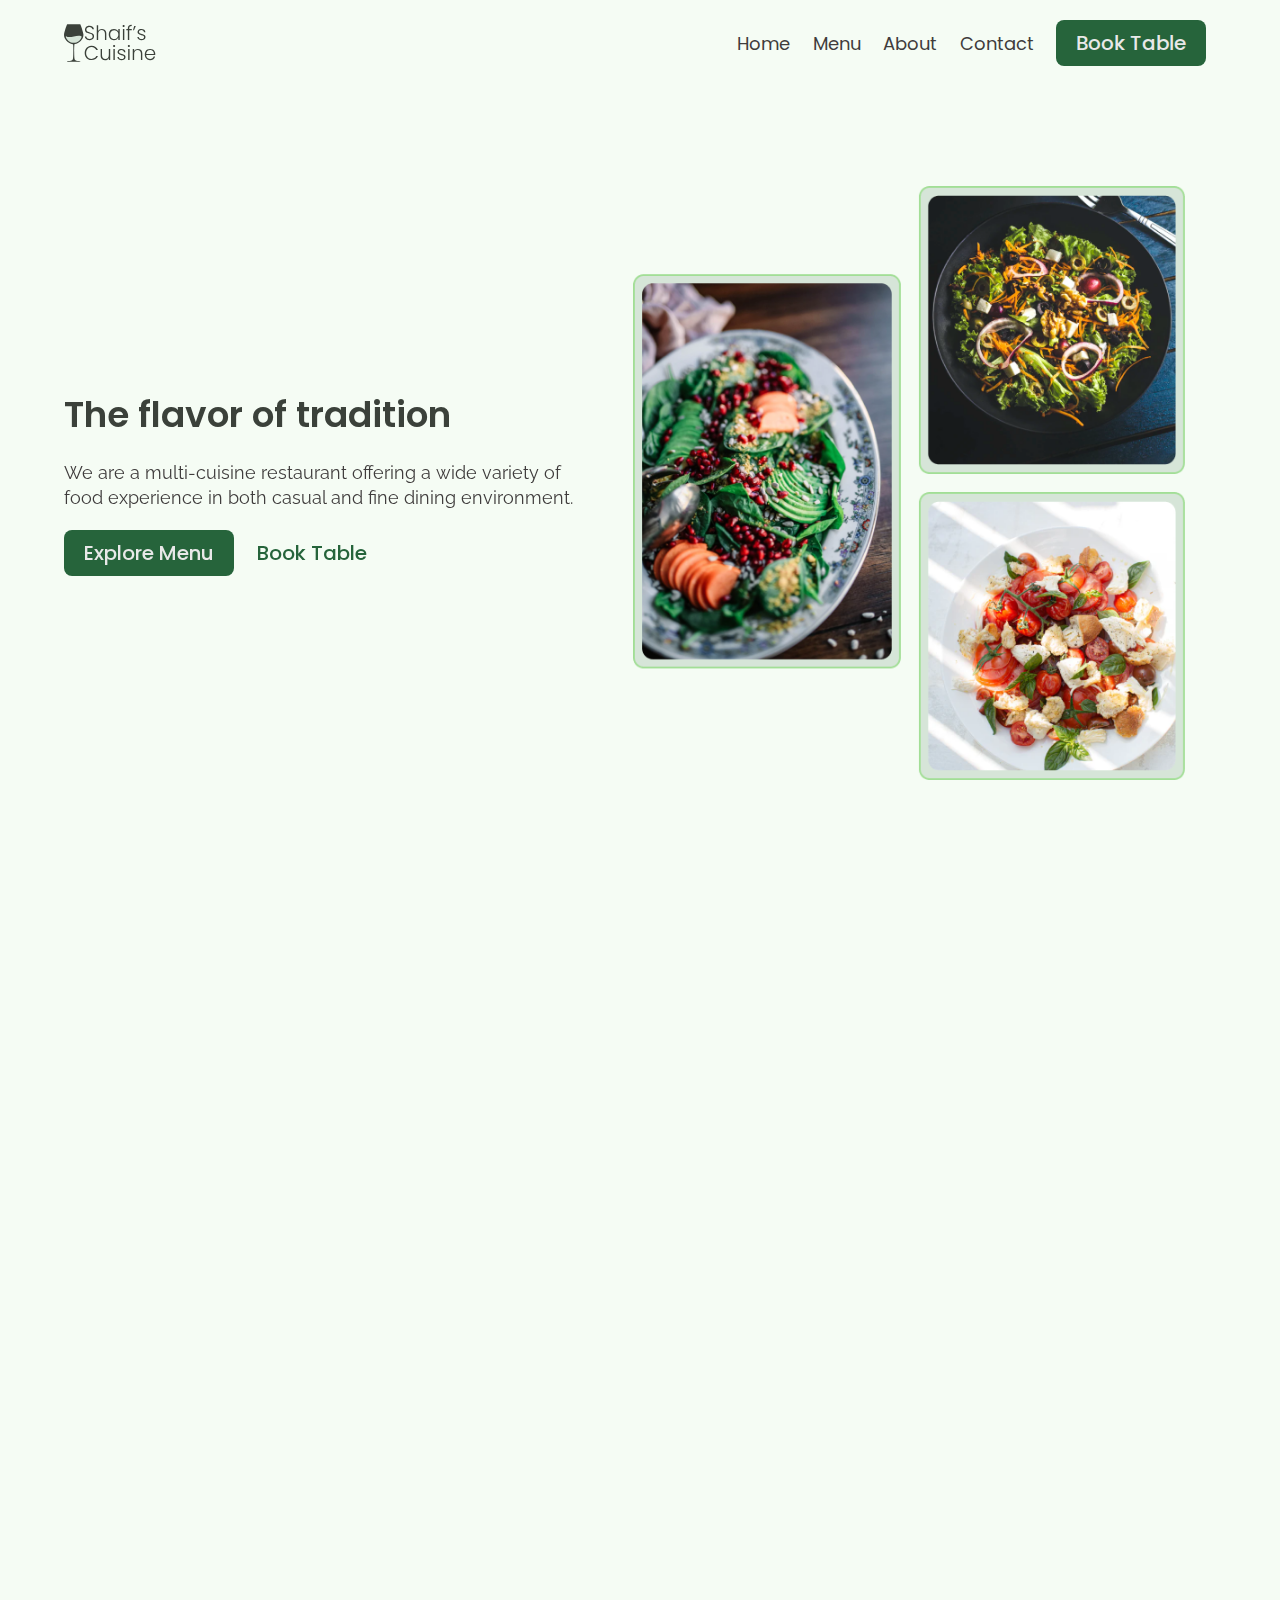
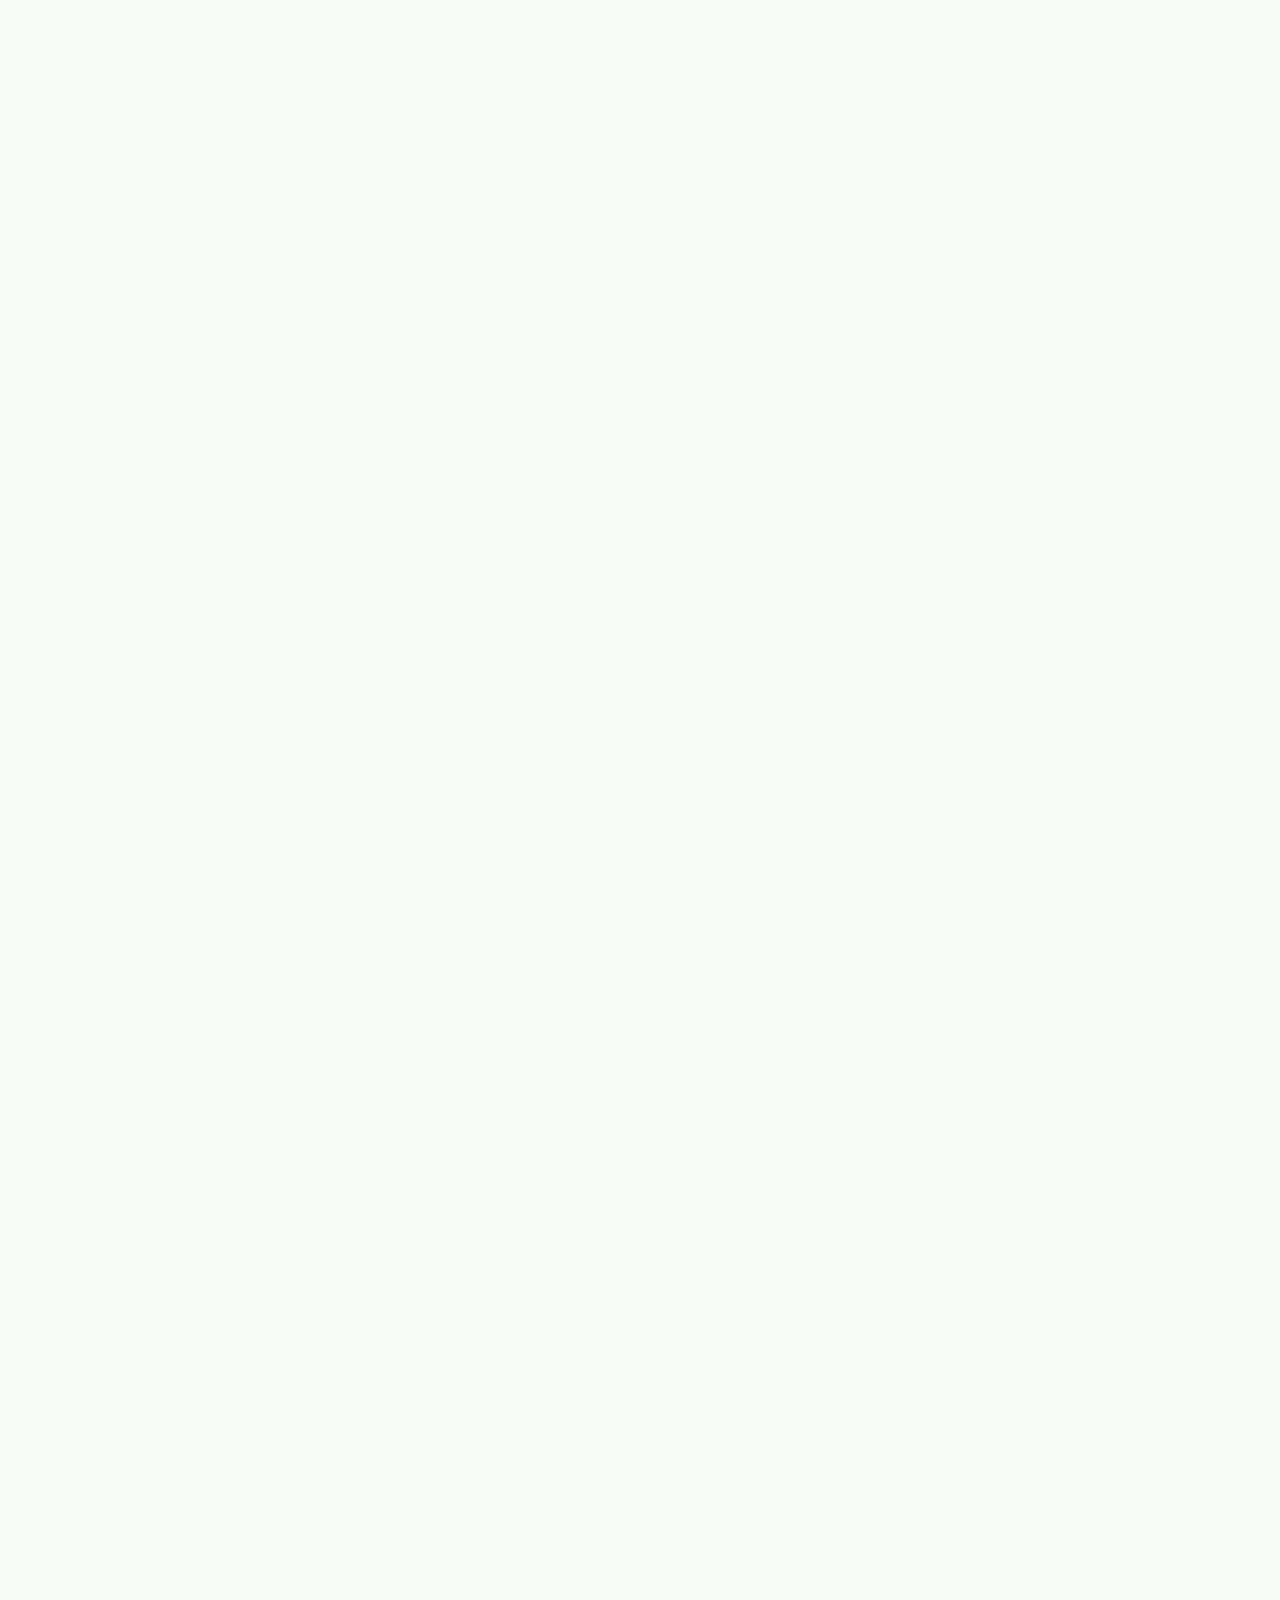
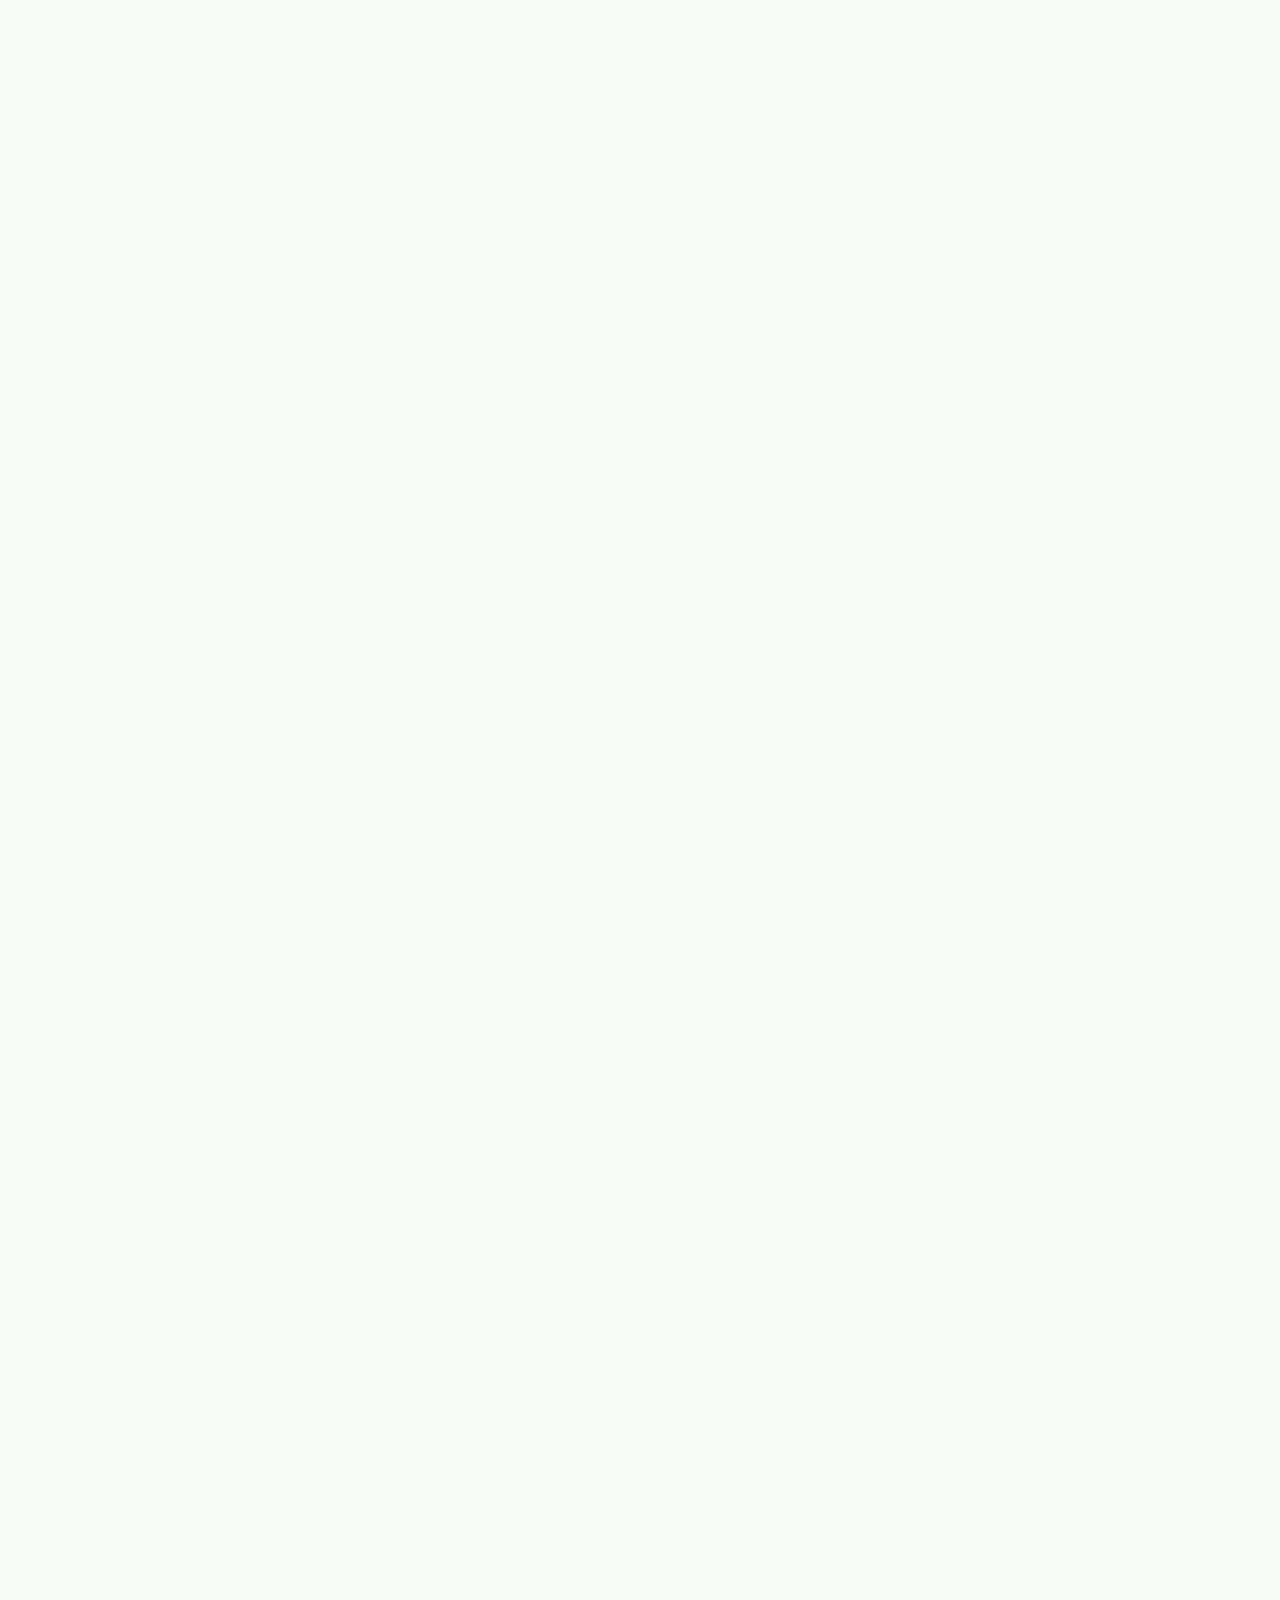
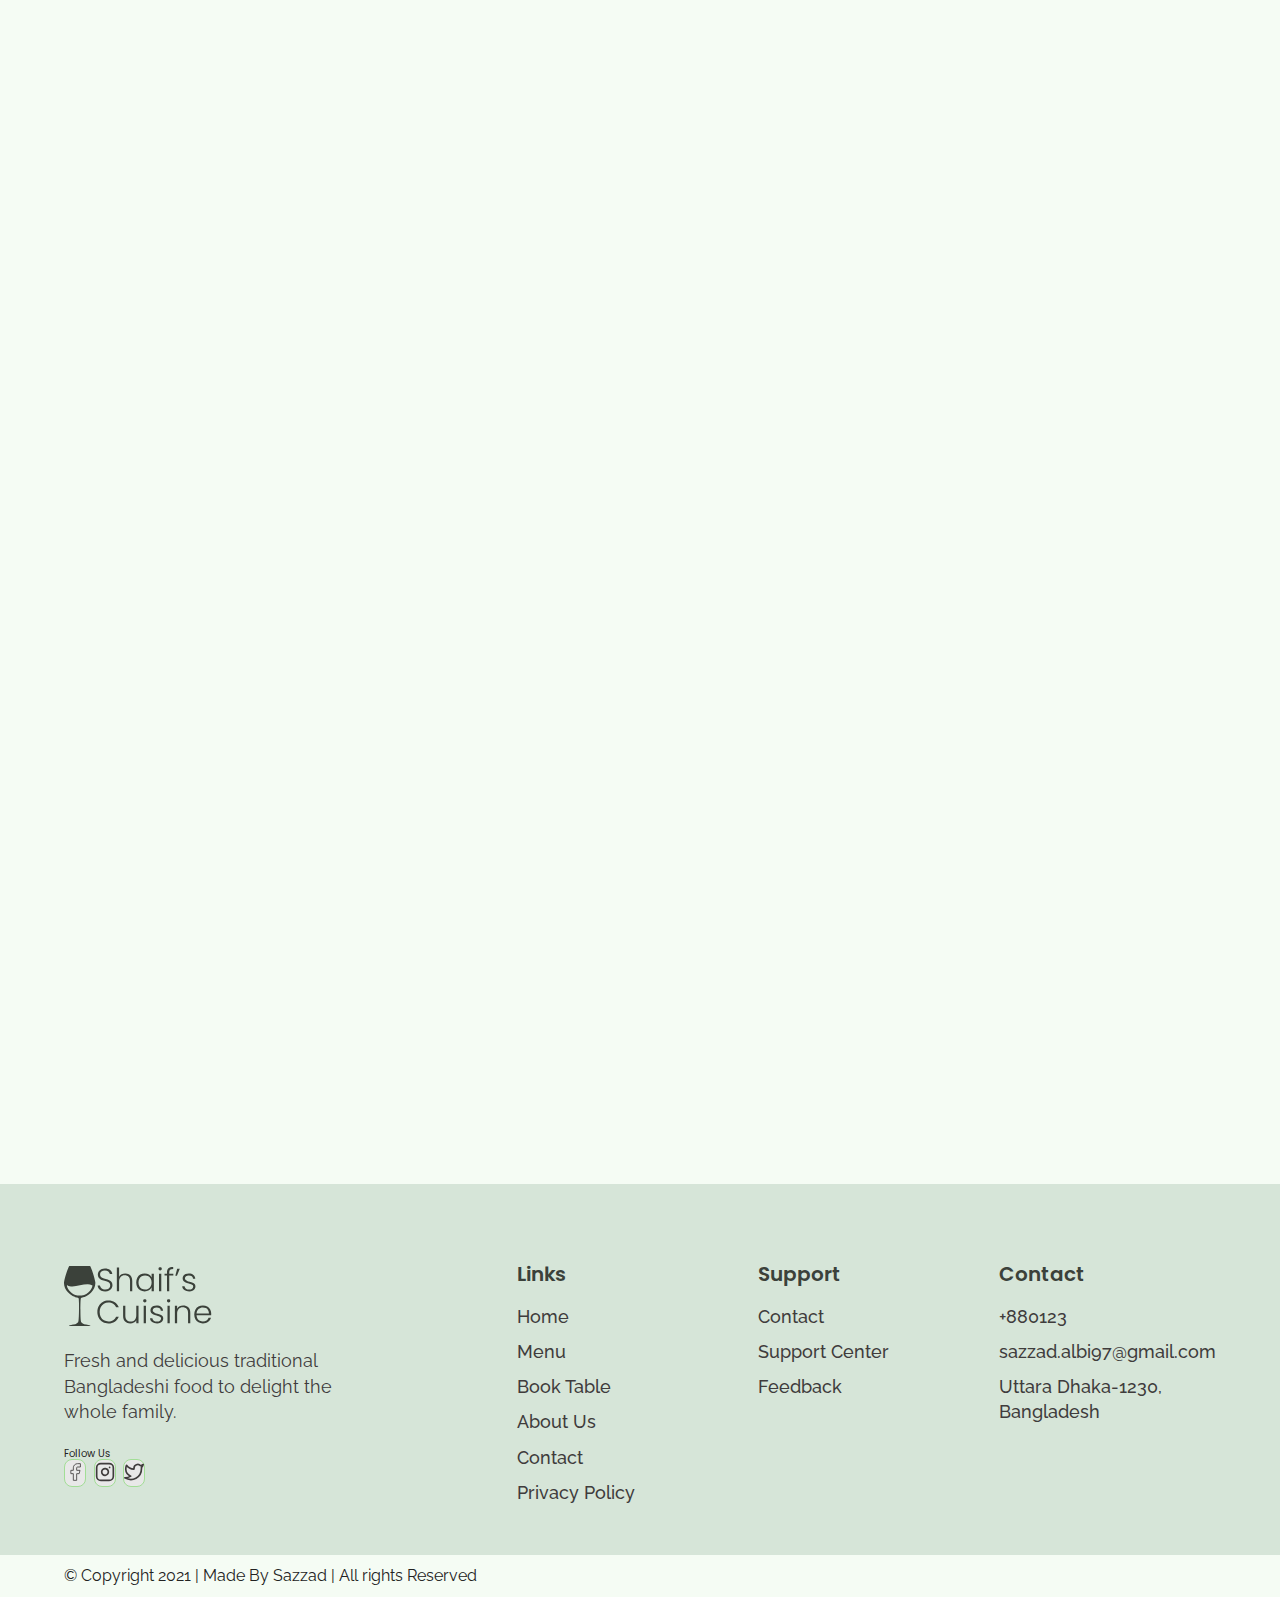
<file: index.html>
<!DOCTYPE html>
<html lang="en">

<head>
    <meta charset="UTF-8">
    <meta http-equiv="X-UA-Compatible" content="IE=edge">
    <meta name="viewport" content="width=device-width, initial-scale=1.0">
    <title>Home | Shaif's Cuisine</title>
    <!-- CSS Links -->
    <link rel="stylesheet" href="reset.css">
    <link rel="stylesheet" href="globalStyle.css">
    <link rel="stylesheet" href="components.css">
    <!--  AOS Css -->
    <link href="https://unpkg.com/aos@2.3.1/dist/aos.css" rel="stylesheet">
    <!-- Home CSS -->
    <link rel="stylesheet" href="home.css">
</head>

<body>

    <!-- Nav Section -->

    <div class="nav">
        <div class="container">
            <div class="nav__wrapper">
                <a href="index.html" class="logo">
                    <img src="images/logo.svg" alt="Shaif;s Cuisine">
                </a>
                <nav>
                    <div class="nav__icon">
                        <svg xmlns="http://www.w3.org/2000/svg" width="24" height="24" viewBox="0 0 24 24" fill="none"
                            stroke="currentColor" stroke-width="2" stroke-linecap="round" stroke-linejoin="round"
                            class="feather feather-menu">
                            <line x1="3" y1="12" x2="21" y2="12"></line>
                            <line x1="3" y1="6" x2="21" y2="6"></line>
                            <line x1="3" y1="18" x2="21" y2="18"></line>
                        </svg>
                    </div>
                    <div class="nav__bgOverlay">
                    </div>
                    <ul class="nav__list">
                        <div class="nav__close"><svg xmlns="http://www.w3.org/2000/svg" width="24" height="24"
                                viewBox="0 0 24 24" fill="none" stroke="currentColor" stroke-width="2"
                                stroke-linecap="round" stroke-linejoin="round" class="feather feather-x">
                                <line x1="18" y1="6" x2="6" y2="18"></line>
                                <line x1="6" y1="6" x2="18" y2="18"></line>
                            </svg>
                        </div>
                        <div class="nav__list__wrapper">
                            <li><a href="index.html" class="nav__link">Home</a></li>
                            <li><a href="menu.html" class="nav__link">Menu</a></li>
                            <li><a href="about.html" class="nav__link">About</a></li>
                            <li><a href="contact.html" class="nav__link">Contact</a></li>
                            <li><a href="booking.html" class="btn primary-btn">Book Table</a></li>
                        </div>
                    </ul>

                </nav>
            </div>
        </div>
    </div>
    <!--X Nav Section X-->

    <!-- Hero Section -->

    <section id="hero">
        <div class="container">
            <div class="hero__wrapper">
                <div class="hero__left" data-aos="fade-left">
                    <div class="hero__left__wrapper">
                        <h1 class="hero__heading">
                            The flavor of tradition
                        </h1>
                        <p class="hero__info">
                            We are a multi-cuisine restaurant offering a wide variety of food experience in both casual
                            and fine dining environment.
                        </p>
                        <div class="button__wrapper">
                            <a href="#" class="btn primary-btn">Explore Menu</a>
                            <a href="#" class="btn">Book Table</a>
                        </div>
                    </div>
                </div>
                <div class="hero__right" data-aos="fade-right">
                    <div class="hero__imgWrapper">
                        <img src="images/heroImg.png" alt="Food Image">
                    </div>
                </div>
            </div>
        </div>
    </section>

    <!--X Hero Section X-->

    <!-- Store Info Section -->

    <section id="storeInfo" data-aos="fade-up">
        <div class="container">
            <div class="storeInfo__wrapper">
                <div class="storeInfo__item">
                    <div class="storeInfo__icon">
                        <img src="images/wall-clock-icon.svg" alt="Icon">
                    </div>
                    <h3 class="storeInfo__title">10AM - 7PM</h3>
                    <p class="storeInfo__text">Opening Hour</p>
                </div>
                <div class="storeInfo__item">
                    <div class="storeInfo__icon">
                        <img src="images/address-icon.svg" alt="Icon">
                    </div>
                    <h3 class="storeInfo__title">Uttara, Sector#4</h3>
                    <p class="storeInfo__text">Address</p>
                </div>
                <div class="storeInfo__item">
                    <div class="storeInfo__icon">
                        <img src="images/phone-icon.svg" alt="Icon">
                    </div>
                    <h3 class="storeInfo__title">+880123</h3>
                    <p class="storeInfo__text">Call Now</p>
                </div>
            </div>
        </div>
    </section>

    <!--X Store Info Section X-->

    <!-- Our Specials Section -->

<section id="ourSpecials" data-aos="fade-out">
    <div class="container">
        <div class="ourSpecials__wrapper">
            <div class="ourSpecials__left">
                <div class="ourSpecials__item">
                    <div class="ourSpecials__item__img">
                        <img src="images/food-3.png" alt="Food Image">
                    </div>
                    <h2 class="ourSpecials__item__title">
                        Sweet Potato Fries Bowl
                    </h2>
                    <h3 class="ourSpecials__item__price">$18.00</h3>
                    <div class="ourSpecials__item__stars">
                        <img src="images/3star.png" alt="3Star">
                    </div>
                    <p class="ourSpecials__item__text">
                        These Sweet Potato Fries bowl are a glorious, messy plate of goodness. Crispy sweet potato fries loaded with lots of fresh summer vegetables and a lime ranch. By adding a seasoning blend with chipotle powder, garlic, and onion, these spicy sweet potato fries are full of flavor.
                    </p>
                </div>
                <div class="ourSpecials__item">
                    <div class="ourSpecials__item__img">
                        <img src="images/food-1.png" alt="Food Image">
                    </div>
                    <h2 class="ourSpecials__item__title">
                        Vegan Salad Bowl
                    </h2>
                    <h3 class="ourSpecials__item__price">$18.00</h3>
                    <div class="ourSpecials__item__stars">
                        <img src="images/3star.png" alt="3Star">
                    </div>
                    <p class="ourSpecials__item__text">
                        Vegan salad bowl are immensely satisfying with any combination of whole grains, pulses, noodles, raw or cooked fruits, and veggies all topped off with a delicious sauce or dressing – each bite is an explosion of flavors and textures.
                    </p>
                </div>
            </div>
            <div class="ourSpecials__right">
                <h2 class="ourSpecials__title">Our Specials</h2>
                <p class="ourSpecials__text">
                    All of our food is prepared daily at our restaurants to ensure the highest quality, freshest meals are delivered to our customers
                </p>
                <a href="booking.html" class="btn primary-btn">Book Table</a>
            </div>
        </div>
    </div>
</section>

    <!--X Our Specials Section X-->

    <!-- Top Dishes Section -->
    
<section id="dishGrid" data-aos="fade-up">
    <div class="container">
        <h2 class="dishGrid__title">
            Top Dishes
        </h2>
        <div class="dishGrid__wrapper">
            <div class="dishGrid__item">
                <div class="dishGrid__item__img">
                    <img src="images/food-1.png" alt="Food Image">
                </div>
                <div class="dishGrid__item__info">
                    <h3 class="dishGrid__item__title">Vegan Salad Bowl</h3>
                    <h3 class="dishGrid__item__price">
                        $13.00
                    </h3>
                    <div class="dishgrid__item__stars">
                        <img src="images/3star.png" alt="3 Stars">
                    </div>
                </div>
            </div>
            <div class="dishGrid__item">
                <div class="dishGrid__item__img">
                    <img src="images/food-1.png" alt="Food Image">
                </div>
                <div class="dishGrid__item__info">
                    <h3 class="dishGrid__item__title">Vegan Salad Bowl</h3>
                    <h3 class="dishGrid__item__price">
                        $13.00
                    </h3>
                    <div class="dishgrid__item__stars">
                        <img src="images/3star.png" alt="3 Stars">
                    </div>
                </div>
            </div>
            <div class="dishGrid__item">
                <div class="dishGrid__item__img">
                    <img src="images/food-1.png" alt="Food Image">
                </div>
                <div class="dishGrid__item__info">
                    <h3 class="dishGrid__item__title">Vegan Salad Bowl</h3>
                    <h3 class="dishGrid__item__price">
                        $13.00
                    </h3>
                    <div class="dishgrid__item__stars">
                        <img src="images/3star.png" alt="3 Stars">
                    </div>
                </div>
            </div>
        </div>
    </div>
</section>
    
    <!--X Top Dishes Section X-->

    <!-- Discount Section -->

<section id="discount" data-aos="fade-up">
    <div class="container">
        <div class="discount__wrapper">
            <div class="discount__images">
                <div class="discount__img1">
                    <img src="images/food-5.png" alt="Food Image">
                </div>
                <div class="discount__img2">
                    <img src="images/food-4.png" alt="Food Image">
                </div>
                <div class="discount__img3">
                    <img src="images/food-3.png" alt="Food Image">
                </div>
            </div>
            <div class="discount__info">
                <h3 class="discount__text">20% OFF</h3>
                <h3 class="discount__title">Demo Dish for now</h3>
                <h3 class="discount__price">
                    <span class="discount__oldPrice">$45</span>
                    <span class="discount__newPrice">$35</span>
                </h3>
                <div class="discount__stars">
                    <img src="images/3star.png" alt="3 Stars">
                </div>
                <a href="booking.html" class="btn primary-btn">Book Table</a>
            </div>
        </div>
    </div>
</section>

    <!--X Discount Section X-->

<!-- Event Media Section -->

<section id="eventsMedia" data-aos="fade-up">
    <div class="container">
        <div class="eventsMedia__wrapper">
            <div class="eventsMedia__1">
                <img src="images/eventsMedia1.png" alt="Events">
                <a href="#" class="eventsMedia__1__playButton">
                    <img src="images/playIcon.svg" alt="Play Button">
                </a>
            </div>
            <div class="eventsMedia__2">
                <img src="images/eventsMedia2.png" alt="Events">
            </div>
        </div>
    </div>
</section>

<!--X Event Media Section X-->

<!-- Events Info Section -->

<section id="eventsInfo" data-aos="fade-up">
    <div class="container">
        <div class="eventsInfo__wrapper">
            <div class="eventsInfo__left">
                <div class="eventsInfo__item">
                    <div class="eventsInfo__item__img">
                        <img src="images/event-corporate.png" alt="Events">
                    </div>
                    <div class="eventsInfo__item__info">
                        <h2 class="eventsInfo__item__title">Corporate Events</h2>
                        <p class="eventsInfo__item__text">
                            Shaif's Cuisine is the perfect venue for your corporate events. We specialize in private parties.
                        </p>
                    </div>
                </div>
                <div class="eventsInfo__item">
                    <div class="eventsInfo__item__img">
                        <img src="images/event-weedings.png" alt="Events">
                    </div>
                    <div class="eventsInfo__item__info">
                        <h2 class="eventsInfo__item__title">Wedding</h2>
                        <p class="eventsInfo__item__text">
                            Shaif's Cuisine offers an intimately unique wedding experience set in a spectacular setting that is sophisticated and comfortable.
                        </p>
                    </div>
                </div>
            </div>
            <div class="eventsInfo__right">
                <h2 class="eventsInfo__title">
                    Book For Events
                </h2>
                <p class="eventsInfo__text">Book your private event or corporate function at Shaif's cuisine to experience a truly unique experience.</p>
                <a href="contact.html" class="btn primary-btn">Contact Now</a>
            </div>
        </div>
    </div>
</section>

<!--X Events Info Section X-->

<!-- Why Us Section -->

<section id="whyUs">
    <div class="container">
        <div class="whyUs__wrapper">
            <div class="whyUs__left" data-aos="fade-right">
                <h2 class="whyUs__title">
                    Why Choose Our Food
                </h2>
                <p class="whyUs__text">
                    Quality of Service, Food, Ambiance, and Value of Money are the primary elements for choosing a restaurant. Shaif's Cuisine is one of the most exquisite fine-dinning restaurant in Chittagong cities with a captivating view of GEC Hills, perfect ambiance, and scrumptious food.
                </p>
            </div>
            <div class="whyUs__right" data-aos="fade-left">
                <div class="whyUs__items__wrapper">
                    <div class="whyUs__item">
                        <div class="whyUs__item__icon">
                            <img src="images/whyUs-icon1.svg" alt="Quality Food">
                        </div>
                        <p class="whyUs__item__text">
                            Quality Food
                        </p>
                    </div>
                    <div class="whyUs__item">
                        <div class="whyUs__item__icon">
                            <img src="images/whyUs-icon2.svg" alt="Classical Taste">
                        </div>
                        <p class="whyUs__item__text">
                            Classical Taste
                        </p>
                    </div>
                    <div class="whyUs__item">
                        <div class="whyUs__item__icon">
                            <img src="images/whyUs-icon3.svg" alt="Skilled chef">
                        </div>
                        <p class="whyUs__item__text">
                            Skilled chef
                        </p>
                    </div>
                    <div class="whyUs__item">
                        <div class="whyUs__item__icon">
                            <img src="images/whyUs-icon4.svg" alt="Best service">
                        </div>
                        <p class="whyUs__item__text">
                            Best service
                        </p>
                    </div>
                </div>
            </div>
        </div>
    </div>
</section>

<!--X Why Us Section X-->

<!-- Testimonial Section -->

<section id="testimonial" data-aos="fade-up">
    <div class="container">
        <div class="testimonial__wrapper">
            <h2 class="testimonial__title">
                What Our Customers Say
            </h2>
            <div class="testimonial__items__wrapper">
                <div class="testimonial__item">
                    <div class="testimonial__item__img">
                        <img src="images/testimonial_img1.png" alt="Gloria Davis">
                    </div>
                    <div class="testimonial__item__info">
                        <h3 class="testimonial__item__name">
                            Gloria Davis
                        </h3>
                        <div class="testimonial__item__stars">
                            <img src="images/3star.png" alt="3 Stars">
                        </div>
                        <p class="testimonial__item__text">
                            “Visited Shaif’s Cuisine with friends last Sunday. Really lovely meal and very warm welcome – we would recommend this lovely restaurant and will try to go back again”
                        </p>
                    </div>
                </div>
                <div class="testimonial__item">
                    <div class="testimonial__item__img">
                        <img src="images/testimonial_img1.png" alt="Gloria Davis">
                    </div>
                    <div class="testimonial__item__info">
                        <h3 class="testimonial__item__name">
                            Alicia Fays
                        </h3>
                        <div class="testimonial__item__stars">
                            <img src="images/3star.png" alt="3 Stars">
                        </div>
                        <p class="testimonial__item__text">
                            "from start to finish, lovely experience. Hostess very pleasant, wait staff john was wonderful and attentive, food plentiful and delicious, desserts out of this world"
                        </p>
                    </div>
                </div>
                <div class="testimonial__item">
                    <div class="testimonial__item__img">
                        <img src="images/testimonial_img1.png" alt="Gloria Davis">
                    </div>
                    <div class="testimonial__item__info">
                        <h3 class="testimonial__item__name">
                            Anthoni Robinson
                        </h3>
                        <div class="testimonial__item__stars">
                            <img src="images/3star.png" alt="3 Stars">
                        </div>
                        <p class="testimonial__item__text">
                            “A warm and friendly welcome with fantastic customer service. Always great, tasty food served piping hot- just the way we love it . Would definitely recommend.
                        </p>
                    </div>
                </div>
                <div class="testimonial__item">
                    <div class="testimonial__item__img">
                        <img src="images/testimonial_img1.png" alt="Gloria Davis">
                    </div>
                    <div class="testimonial__item__info">
                        <h3 class="testimonial__item__name">
                            Cherry Mitchell
                        </h3>
                        <div class="testimonial__item__stars">
                            <img src="images/3star.png" alt="3 Stars">
                        </div>
                        <p class="testimonial__item__text">
                            “I would just like to say thank you for the excellent service we received in your restaurant last night. Although the place was very busy we still had an excellent time and really appreciated the live entertainment too!“
                        </p>
                    </div>
                </div>
            </div>
        </div>
    </div>
</section>

<!--X Testimonial Section X-->

<!-- Newsletter Section -->

<section id="newsLetter" data-aos="fade-up">
    <div class="container">
        <div class="newsLetter__wrapper">
            <div class="newsLetter__info">
                <h3 class="newsLetter__title">
                    Join Newsletter
                </h3>
                <p class="newsLetter__text">
                    Get notified with the latest news and recent offers from the “Shaif’s Cuisine”
                </p>
            </div>
            <div class="newsLetter__form">
                <form>
                    <label for="email">
                        <input type="email" placeholder="Your Email Address">
                    </label>
                    <button type="submit">Join</button>
                </form>
            </div>
        </div>
    </div>
</section>


<!--X Newsletter Section X-->

    <!-- Footer Section -->

    <footer>
        <div class="container">
            <div class="footer__wrapper">
                <div class="footer__col1">
                    <div class="footer__logo">
                        <img src="images/logo.svg" alt="Shaif's Cuisine">
                    </div>
                    <p class="footer__desc">
                        Fresh and delicious traditional Bangladeshi food to delight the whole family.
                    </p>
                    <div class="footer__socials">
                        <h4 class="footer__soials-title">Follow Us</h4>
                        <ul>
                            <li>
                                <a href="">
                                    <svg xmlns="http://www.w3.org/2000/svg" width="24" height="24" viewBox="0 0 24 24"
                                        fill="none" stroke="currentColor" stroke-width="1" stroke-linecap="round"
                                        stroke-linejoin="round" class="feather feather-facebook">
                                        <path d="M18 2h-3a5 5 0 0 0-5 5v3H7v4h3v8h4v-8h3l1-4h-4V7a1 1 0 0 1 1-1h3z">
                                        </path>
                                    </svg>
                                </a>
                            </li>
                            <li>
                                <a href="">
                                    <svg xmlns="http://www.w3.org/2000/svg" width="24" height="24" viewBox="0 0 24 24"
                                        fill="none" stroke="currentColor" stroke-width="2" stroke-linecap="round"
                                        stroke-linejoin="round" class="feather feather-instagram">
                                        <rect x="2" y="2" width="20" height="20" rx="5" ry="5"></rect>
                                        <path d="M16 11.37A4 4 0 1 1 12.63 8 4 4 0 0 1 16 11.37z"></path>
                                        <line x1="17.5" y1="6.5" x2="17.51" y2="6.5"></line>
                                    </svg>
                                </a>
                            </li>
                            <li>
                                <a href="">
                                    <svg xmlns="http://www.w3.org/2000/svg" width="24" height="24" viewBox="0 0 24 24"
                                        fill="none" stroke="currentColor" stroke-width="2" stroke-linecap="round"
                                        stroke-linejoin="round" class="feather feather-twitter">
                                        <path
                                            d="M23 3a10.9 10.9 0 0 1-3.14 1.53 4.48 4.48 0 0 0-7.86 3v1A10.66 10.66 0 0 1 3 4s-4 9 5 13a11.64 11.64 0 0 1-7 2c9 5 20 0 20-11.5a4.5 4.5 0 0 0-.08-.83A7.72 7.72 0 0 0 23 3z">
                                        </path>
                                    </svg>
                                </a>
                            </li>
                        </ul>
                    </div>
                </div>
                <div class="footer__col2">
                    <h3 class="footer__text__title">
                        Links
                    </h3>
                    <ul class="footer__text">
                        <li><a href="index.html">Home</a></li>
                        <li><a href="menu.html">Menu</a></li>
                        <li><a href="booking.html">Book Table</a></li>
                        <li><a href="about.html">About Us</a></li>
                        <li><a href="contact.html">Contact</a></li>
                        <li><a href="#">Privacy Policy</a></li>
                    </ul>
                </div>
                <div class="footer__col3">
                    <h3 class="footer__text__title">
                        Support
                    </h3>
                    <ul class="footer__text">
                        <li><a href="contact.html">Contact</a></li>
                        <li><a href="#">Support Center</a></li>
                        <li><a href="#">Feedback</a></li>
                    </ul>
                </div>
                <div class="footer__col4">
                    <h3 class="footer__text__title">
                        Contact
                    </h3>
                    <ul class="footer__text">
                        <li><a href="tel:+880123">+880123</a></li>
                        <li><a href="mailto:sazzad.albi97@gmail.com">sazzad.albi97@gmail.com</a></li>
                        <li><a href="#">Uttara Dhaka-1230, Bangladesh</a></li>
                    </ul>
                </div>
            </div>
        </div>
    </footer>

    <div id="copyright">
        <div class="container">
            <p class="copyright__text">
                &copy; Copyright 2021 | Made By Sazzad | All rights Reserved
            </p>
        </div>
    </div>

    <!--X Footer Section X-->

































    <!--  AOS Js -->
    <script src="https://unpkg.com/aos@2.3.1/dist/aos.js"></script>
    <!-- custom js -->
    <script src="custom.js"></script>
</body>

</html>
</file>
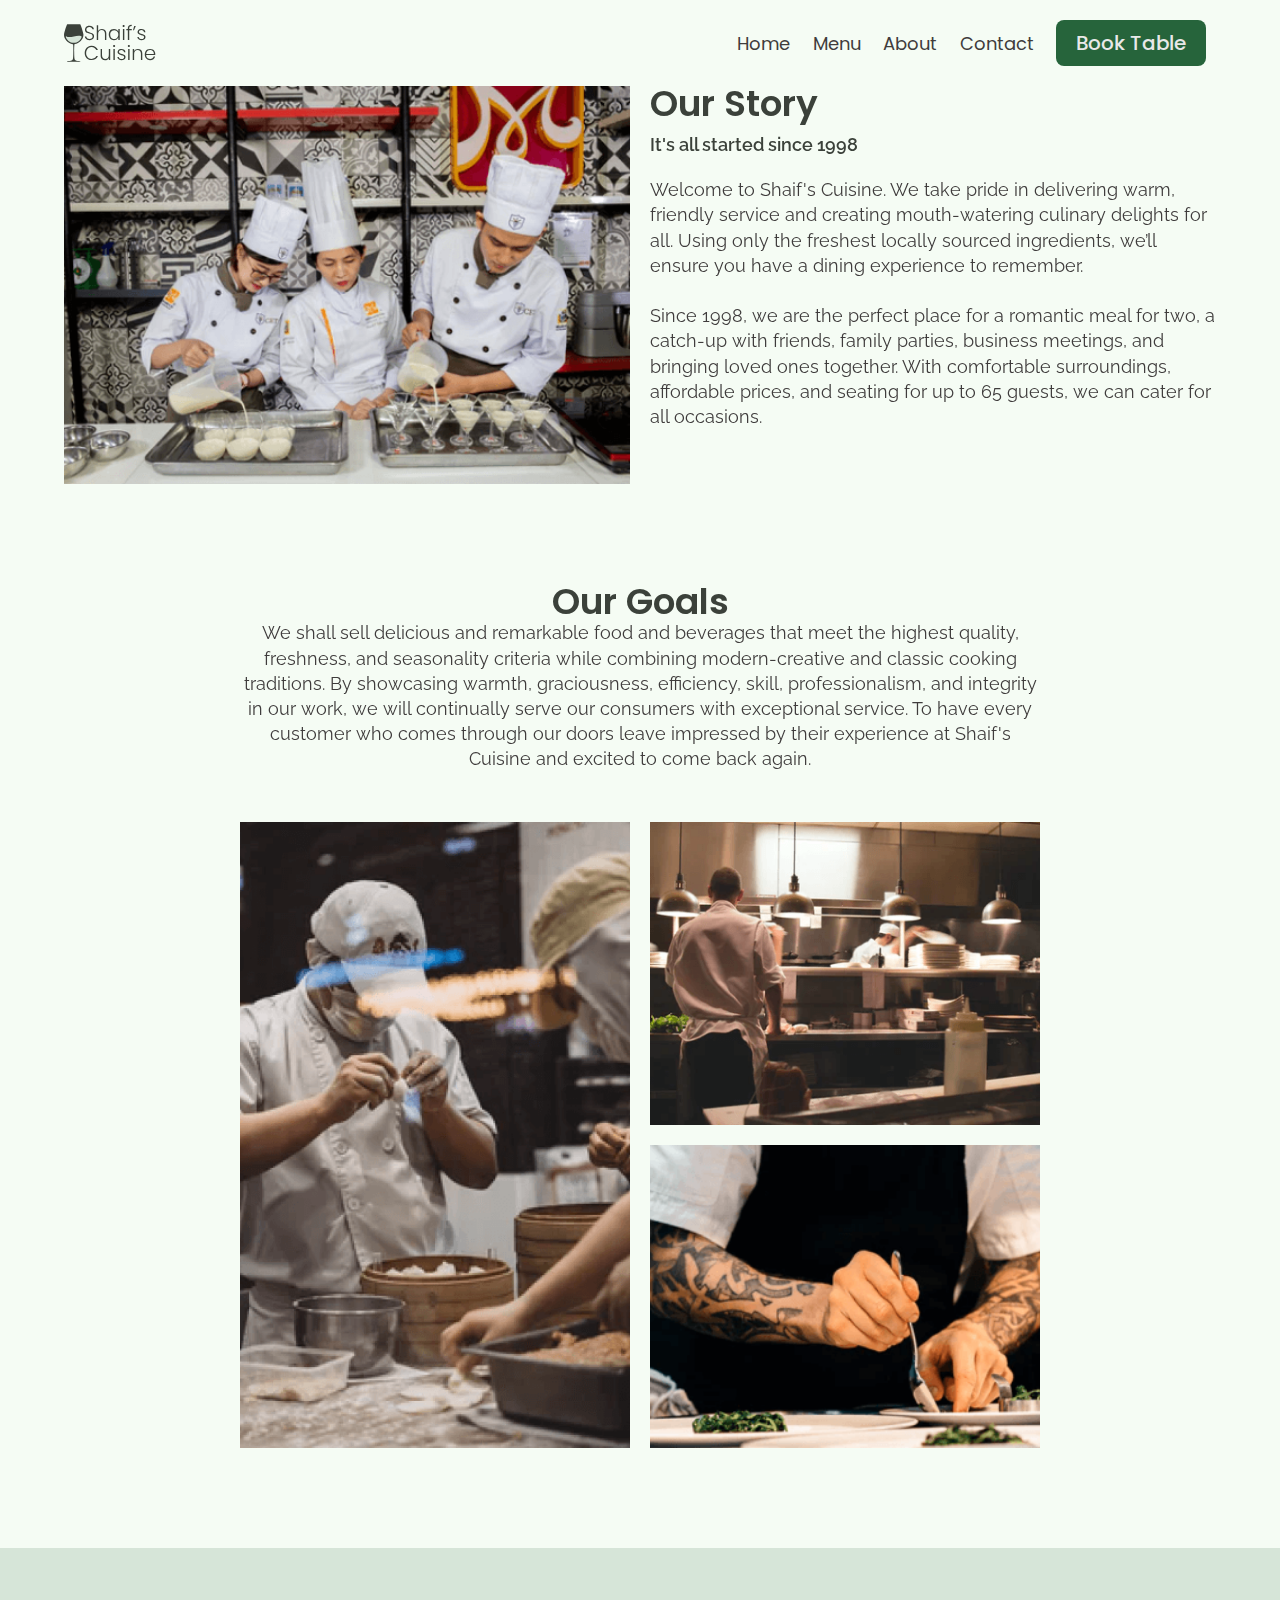
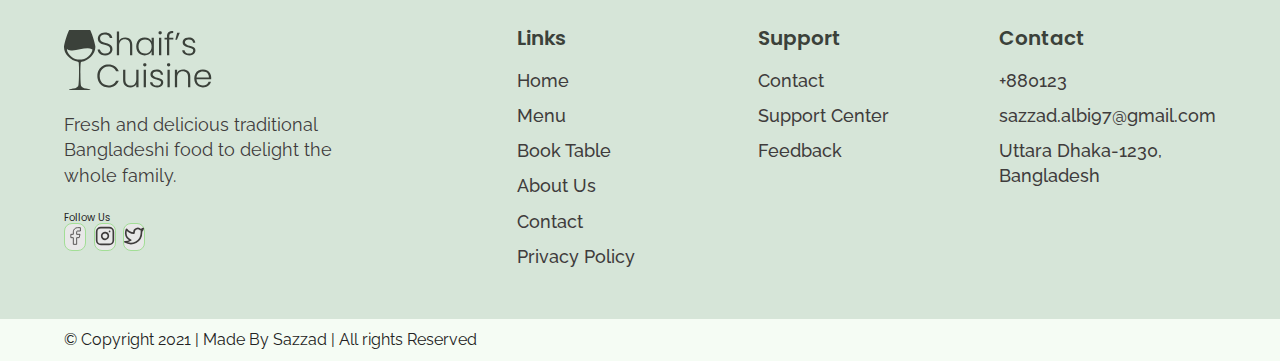
<file: about.html>
<!DOCTYPE html>
<html lang="en">

<head>
    <meta charset="UTF-8">
    <meta http-equiv="X-UA-Compatible" content="IE=edge">
    <meta name="viewport" content="width=device-width, initial-scale=1.0">
    <title>About | Shaif's Cuisine</title>
    <!-- CSS Links -->
    <link rel="stylesheet" href="reset.css">
    <link rel="stylesheet" href="globalStyle.css">
    <link rel="stylesheet" href="components.css">
    <link rel="stylesheet" href="about.css">
    <!--  AOS Css -->
    <link href="https://unpkg.com/aos@2.3.1/dist/aos.css" rel="stylesheet">
</head>

<body>

    <!-- Nav Section -->

    <div class="nav">
        <div class="container">
            <div class="nav__wrapper">
                <a href="index.html" class="logo">
                    <img src="images/logo.svg" alt="Shaif;s Cuisine">
                </a>
                <nav>
                    <div class="nav__icon">
                        <svg xmlns="http://www.w3.org/2000/svg" width="24" height="24" viewBox="0 0 24 24" fill="none"
                            stroke="currentColor" stroke-width="2" stroke-linecap="round" stroke-linejoin="round"
                            class="feather feather-menu">
                            <line x1="3" y1="12" x2="21" y2="12"></line>
                            <line x1="3" y1="6" x2="21" y2="6"></line>
                            <line x1="3" y1="18" x2="21" y2="18"></line>
                        </svg>
                    </div>
                    <div class="nav__bgOverlay">
                    </div>
                    <ul class="nav__list">
                        <div class="nav__close"><svg xmlns="http://www.w3.org/2000/svg" width="24" height="24"
                                viewBox="0 0 24 24" fill="none" stroke="currentColor" stroke-width="2"
                                stroke-linecap="round" stroke-linejoin="round" class="feather feather-x">
                                <line x1="18" y1="6" x2="6" y2="18"></line>
                                <line x1="6" y1="6" x2="18" y2="18"></line>
                            </svg>
                        </div>
                        <div class="nav__list__wrapper">
                            <li><a href="index.html" class="nav__link">Home</a></li>
                            <li><a href="menu.html" class="nav__link">Menu</a></li>
                            <li><a href="about.html" class="nav__link">About</a></li>
                            <li><a href="contact.html" class="nav__link">Contact</a></li>
                            <li><a href="booking.html" class="btn primary-btn">Book Table</a></li>
                        </div>
                    </ul>

                </nav>
            </div>
        </div>
    </div>
    <!--X Nav Section X-->

    <!-- Our Story Section -->

    <div id="ourStory" data-aos="fade-up">
        <div class="container">
            <div class="ourStory__wrapper">
                <div class="ourStory__image">
                    <img src="images/ourStoryImg.png" alt="Shaif's Cuisine">
                </div>
                <div class="ourStory__info">
                    <h3 class="ourStory__title">
                        Our Story
                    </h3>
                    <p class="ourStory__subtitle">
                        It's all started since 1998
                    </p>
                    <p class="ourStory__text">
                        Welcome to Shaif's Cuisine. We take pride in delivering warm, friendly service and creating
                        mouth-watering culinary delights for all. Using only the freshest locally sourced ingredients,
                        we’ll ensure you have a dining experience to remember.
                        <br> <br>

                        Since 1998, we are the perfect place for a romantic meal for two, a catch-up with friends,
                        family parties, business meetings, and bringing loved ones together. With comfortable
                        surroundings, affordable prices, and seating for up to 65 guests, we can cater for all
                        occasions.
                    </p>
                </div>
            </div>
        </div>
    </div>


    <!--X Our Story Section X-->

<!-- Our Goals Section -->

<section id="ourGoals" data-aos="fade-down">
    <div class="container">
        <div class="ourGoals__info">
            <h3 class="ourGoals__title">
                Our Goals
            </h3>
            <p class="ourGoals__text">
                We shall sell delicious and remarkable food and beverages that meet the highest quality, freshness, and seasonality criteria while combining modern-creative and classic cooking traditions. By showcasing warmth, graciousness, efficiency, skill, professionalism, and integrity in our work, we will continually serve our consumers with exceptional service. To have every customer who comes through our doors leave impressed by their experience at Shaif's Cuisine and excited to come back again.
            </p>
        </div>
        <div class="ourGoals__img__wrapper">
            <div class="ourGoals__img1">
                <img src="images/ourGoals_img1.png" alt="Goals">
            </div>
            <div class="ourGoals__img2">
                <img src="images/ourGoals_img2.png" alt="Goals">
            </div>
            <div class="ourGoals__img3">
                <img src="images/ourGoals_img3.png" alt="Goals">
            </div>
        </div>
    </div>
</section>

<!--X Our Goals Section X-->

    <!-- Footer Section -->

    <footer>
        <div class="container">
            <div class="footer__wrapper">
                <div class="footer__col1">
                    <div class="footer__logo">
                        <img src="images/logo.svg" alt="Shaif's Cuisine">
                    </div>
                    <p class="footer__desc">
                        Fresh and delicious traditional Bangladeshi food to delight the whole family.
                    </p>
                    <div class="footer__socials">
                        <h4 class="footer__soials-title">Follow Us</h4>
                        <ul>
                            <li>
                                <a href="">
                                    <svg xmlns="http://www.w3.org/2000/svg" width="24" height="24" viewBox="0 0 24 24"
                                        fill="none" stroke="currentColor" stroke-width="1" stroke-linecap="round"
                                        stroke-linejoin="round" class="feather feather-facebook">
                                        <path d="M18 2h-3a5 5 0 0 0-5 5v3H7v4h3v8h4v-8h3l1-4h-4V7a1 1 0 0 1 1-1h3z">
                                        </path>
                                    </svg>
                                </a>
                            </li>
                            <li>
                                <a href="">
                                    <svg xmlns="http://www.w3.org/2000/svg" width="24" height="24" viewBox="0 0 24 24"
                                        fill="none" stroke="currentColor" stroke-width="2" stroke-linecap="round"
                                        stroke-linejoin="round" class="feather feather-instagram">
                                        <rect x="2" y="2" width="20" height="20" rx="5" ry="5"></rect>
                                        <path d="M16 11.37A4 4 0 1 1 12.63 8 4 4 0 0 1 16 11.37z"></path>
                                        <line x1="17.5" y1="6.5" x2="17.51" y2="6.5"></line>
                                    </svg>
                                </a>
                            </li>
                            <li>
                                <a href="">
                                    <svg xmlns="http://www.w3.org/2000/svg" width="24" height="24" viewBox="0 0 24 24"
                                        fill="none" stroke="currentColor" stroke-width="2" stroke-linecap="round"
                                        stroke-linejoin="round" class="feather feather-twitter">
                                        <path
                                            d="M23 3a10.9 10.9 0 0 1-3.14 1.53 4.48 4.48 0 0 0-7.86 3v1A10.66 10.66 0 0 1 3 4s-4 9 5 13a11.64 11.64 0 0 1-7 2c9 5 20 0 20-11.5a4.5 4.5 0 0 0-.08-.83A7.72 7.72 0 0 0 23 3z">
                                        </path>
                                    </svg>
                                </a>
                            </li>
                        </ul>
                    </div>
                </div>
                <div class="footer__col2">
                    <h3 class="footer__text__title">
                        Links
                    </h3>
                    <ul class="footer__text">
                        <li><a href="index.html">Home</a></li>
                        <li><a href="menu.html">Menu</a></li>
                        <li><a href="booking.html">Book Table</a></li>
                        <li><a href="about.html">About Us</a></li>
                        <li><a href="contact.html">Contact</a></li>
                        <li><a href="#">Privacy Policy</a></li>
                    </ul>
                </div>
                <div class="footer__col3">
                    <h3 class="footer__text__title">
                        Support
                    </h3>
                    <ul class="footer__text">
                        <li><a href="contact.html">Contact</a></li>
                        <li><a href="#">Support Center</a></li>
                        <li><a href="#">Feedback</a></li>
                    </ul>
                </div>
                <div class="footer__col4">
                    <h3 class="footer__text__title">
                        Contact
                    </h3>
                    <ul class="footer__text">
                        <li><a href="tel:+880123">+880123</a></li>
                        <li><a href="mailto:sazzad.albi97@gmail.com">sazzad.albi97@gmail.com</a></li>
                        <li><a href="#">Uttara Dhaka-1230, Bangladesh</a></li>
                    </ul>
                </div>
            </div>
        </div>
    </footer>

    <div id="copyright">
        <div class="container">
            <p class="copyright__text">
                &copy; Copyright 2021 | Made By Sazzad | All rights Reserved
            </p>
        </div>
    </div>

    <!--X Footer Section X-->

































    <!--  AOS Js -->
    <script src="https://unpkg.com/aos@2.3.1/dist/aos.js"></script>
    <!-- custom js -->
    <script src="custom.js"></script>
</body>

</html>
</file>
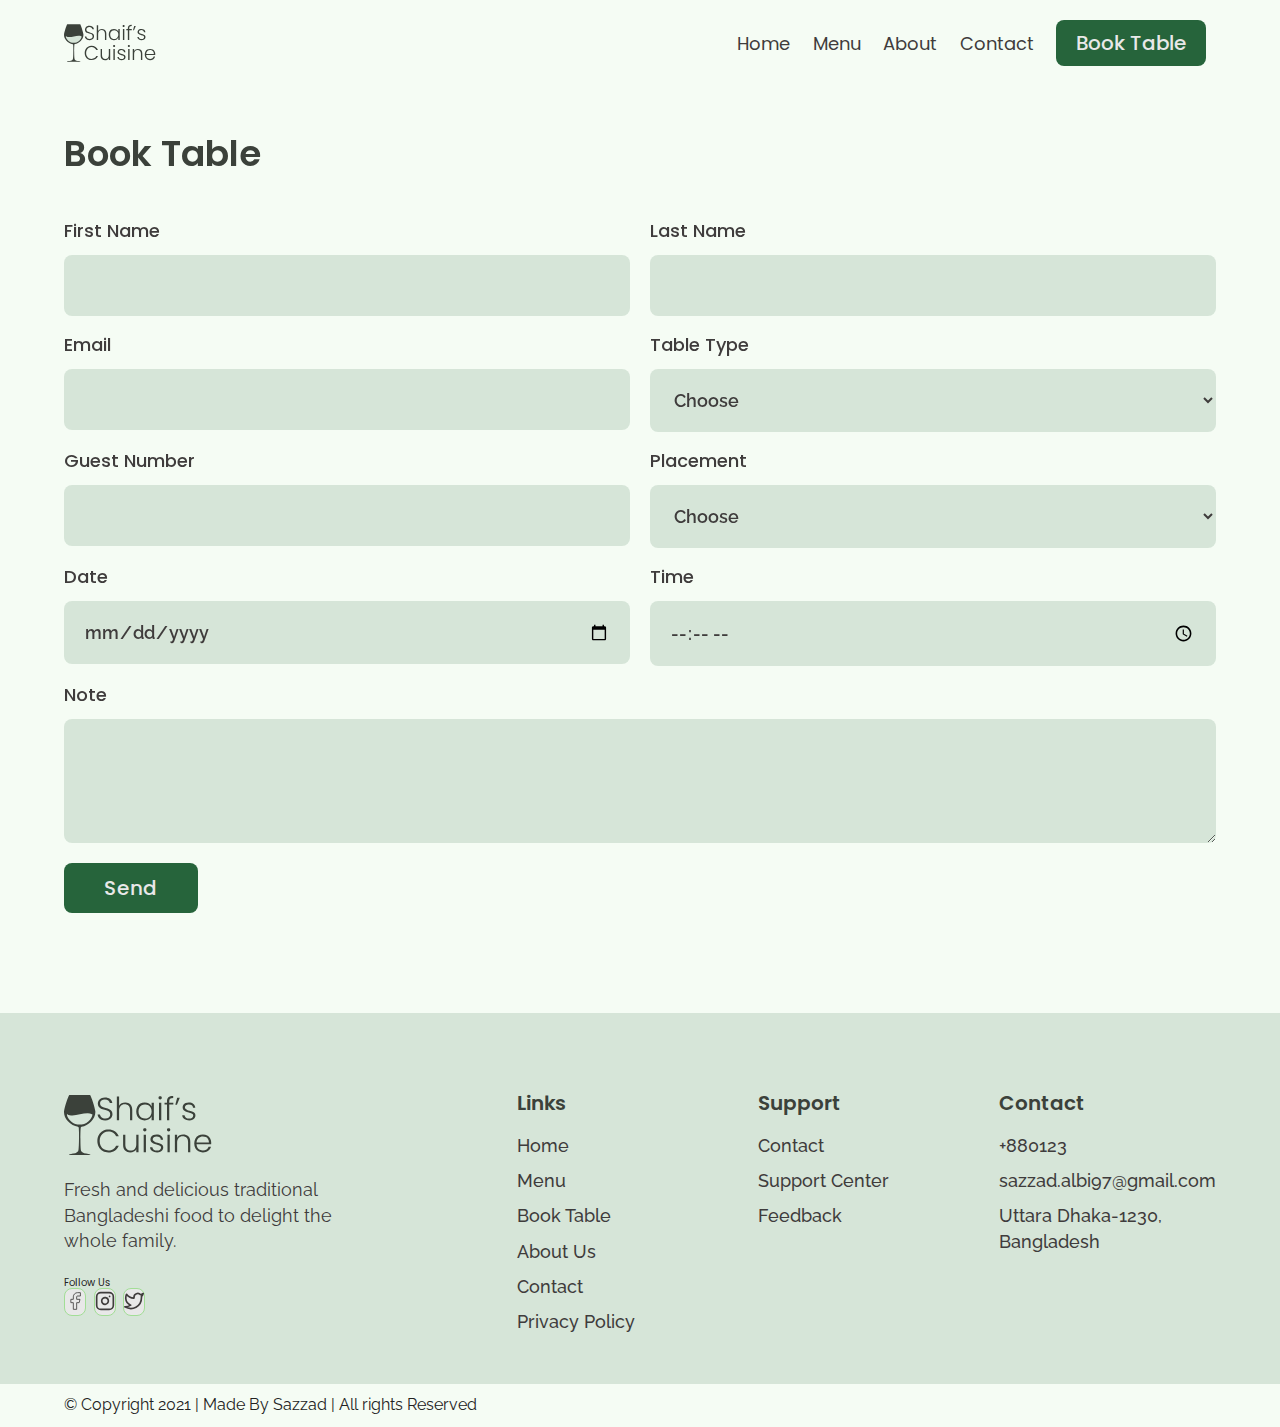
<file: booking.html>
<!DOCTYPE html>
<html lang="en">

<head>
    <meta charset="UTF-8">
    <meta http-equiv="X-UA-Compatible" content="IE=edge">
    <meta name="viewport" content="width=device-width, initial-scale=1.0">
    <title>Booking | Shaif's Cuisine</title>
    <!-- CSS Links -->
    <link rel="stylesheet" href="reset.css">
    <link rel="stylesheet" href="globalStyle.css">
    <link rel="stylesheet" href="components.css">
    <!--  AOS Css -->
    <link href="https://unpkg.com/aos@2.3.1/dist/aos.css" rel="stylesheet">
</head>

<body>

    <!-- Nav Section -->

    <div class="nav">
        <div class="container">
            <div class="nav__wrapper">
                <a href="index.html" class="logo">
                    <img src="images/logo.svg" alt="Shaif;s Cuisine">
                </a>
                <nav>
                    <div class="nav__icon">
                        <svg xmlns="http://www.w3.org/2000/svg" width="24" height="24" viewBox="0 0 24 24" fill="none"
                            stroke="currentColor" stroke-width="2" stroke-linecap="round" stroke-linejoin="round"
                            class="feather feather-menu">
                            <line x1="3" y1="12" x2="21" y2="12"></line>
                            <line x1="3" y1="6" x2="21" y2="6"></line>
                            <line x1="3" y1="18" x2="21" y2="18"></line>
                        </svg>
                    </div>
                    <div class="nav__bgOverlay">
                    </div>
                    <ul class="nav__list">
                        <div class="nav__close"><svg xmlns="http://www.w3.org/2000/svg" width="24" height="24"
                                viewBox="0 0 24 24" fill="none" stroke="currentColor" stroke-width="2"
                                stroke-linecap="round" stroke-linejoin="round" class="feather feather-x">
                                <line x1="18" y1="6" x2="6" y2="18"></line>
                                <line x1="6" y1="6" x2="18" y2="18"></line>
                            </svg>
                        </div>
                        <div class="nav__list__wrapper">
                            <li><a href="index.html" class="nav__link">Home</a></li>
                            <li><a href="menu.html" class="nav__link">Menu</a></li>
                            <li><a href="about.html" class="nav__link">About</a></li>
                            <li><a href="contact.html" class="nav__link">Contact</a></li>
                            <li><a href="booking.html" class="btn primary-btn">Book Table</a></li>
                        </div>
                    </ul>

                </nav>
            </div>
        </div>
    </div>
    <!--X Nav Section X-->

<!-- Booking Section -->

<section id="form" data-aos="fade-up">
    <div class="container">
        <h3 class="form__title">
            Book Table
        </h3>
        <div class="form__wrapper">
            <form>
                <div class="form__group">
                    <label for="firstName">First Name</label>
                    <input type="text" id="firstName" name="first_name" required>
                </div>
                <div class="form__group">
                    <label for="lastName">Last Name</label>
                    <input type="text" id="lastName" name="last_name" required>
                </div>
                <div class="form__group">
                    <label for="email">Email</label>
                    <input type="email" id="email" name="email" required>
                </div>
                <div class="form__group">
                    <label for="tableType">Table Type</label>
                    <select name="table_type" id="tableType">
                        <option selected disabled>Choose</option>
                        <option value="small">Small (2 Persons)</option>
                        <option value="medium">Medium (4 Persons)</option>
                        <option value="large">Large (6 Persons)</option>
                    </select>
                </div>
                <div class="form__group">
                    <label for="guestNumber">Guest Number</label>
                    <input type="number" id="guestNumber" name="guest_number" min="1" max="11" required>
                </div>
                <div class="form__group">
                    <label for="placement">Placement</label>
                    <select name="placement" id="placement">
                        <option selected disabled>Choose</option>
                        <option value="outdoor">Outdoor</option>
                        <option value="indoor">Indoor</option>
                        <option value="rooftop">Rooftop</option>
                    </select>
                </div>
                <div class="form__group">
                    <label for="date">Date</label>
                    <input type="date" id="date" name="date" required>
                </div>
                <div class="form__group">
                    <label for="time">Time</label>
                    <input type="time" id="time" name="time" required>
                </div>
                <div class="form__group form__group__full">
                    <label for="note">Note</label>
                    <textarea name="note" id="note" rows="4" required></textarea>
                </div>
                <button type="submit" class="btn primary-btn">Send</button>
            </form>
        </div>
    </div>
</section>


<!--X Booking Section X-->

<!-- Footer Section -->

<footer>
    <div class="container">
        <div class="footer__wrapper">
            <div class="footer__col1">
                <div class="footer__logo">
                    <img src="images/logo.svg" alt="Shaif's Cuisine">
                </div>
                <p class="footer__desc">
                    Fresh and delicious traditional Bangladeshi food to delight the whole family.
                </p>
                <div class="footer__socials">
                    <h4 class="footer__soials-title">Follow Us</h4>
                    <ul>
                        <li>
                            <a href="">
                                <svg xmlns="http://www.w3.org/2000/svg" width="24" height="24" viewBox="0 0 24 24" fill="none" stroke="currentColor" stroke-width="1" stroke-linecap="round" stroke-linejoin="round" class="feather feather-facebook"><path d="M18 2h-3a5 5 0 0 0-5 5v3H7v4h3v8h4v-8h3l1-4h-4V7a1 1 0 0 1 1-1h3z"></path></svg>
                        </a>
                    </li>
                        <li>
                            <a href="">
                                <svg xmlns="http://www.w3.org/2000/svg" width="24" height="24" viewBox="0 0 24 24" fill="none" stroke="currentColor" stroke-width="2" stroke-linecap="round" stroke-linejoin="round" class="feather feather-instagram"><rect x="2" y="2" width="20" height="20" rx="5" ry="5"></rect><path d="M16 11.37A4 4 0 1 1 12.63 8 4 4 0 0 1 16 11.37z"></path><line x1="17.5" y1="6.5" x2="17.51" y2="6.5"></line></svg>
                            </a>
                        </li>
                        <li>
                            <a href="">
                                <svg xmlns="http://www.w3.org/2000/svg" width="24" height="24" viewBox="0 0 24 24" fill="none" stroke="currentColor" stroke-width="2" stroke-linecap="round" stroke-linejoin="round" class="feather feather-twitter"><path d="M23 3a10.9 10.9 0 0 1-3.14 1.53 4.48 4.48 0 0 0-7.86 3v1A10.66 10.66 0 0 1 3 4s-4 9 5 13a11.64 11.64 0 0 1-7 2c9 5 20 0 20-11.5a4.5 4.5 0 0 0-.08-.83A7.72 7.72 0 0 0 23 3z"></path></svg>
                            </a>
                        </li>
                    </ul>
                </div>
            </div>
            <div class="footer__col2">
                <h3 class="footer__text__title">
                    Links
                </h3>
                <ul class="footer__text">
                    <li><a href="index.html">Home</a></li>
                    <li><a href="menu.html">Menu</a></li>
                    <li><a href="booking.html">Book Table</a></li>
                    <li><a href="about.html">About Us</a></li>
                    <li><a href="contact.html">Contact</a></li>
                    <li><a href="#">Privacy Policy</a></li>
                </ul>
            </div>
            <div class="footer__col3">
                <h3 class="footer__text__title">
                    Support
                </h3>
                <ul class="footer__text">
                    <li><a href="contact.html">Contact</a></li>
                    <li><a href="#">Support Center</a></li>
                    <li><a href="#">Feedback</a></li>
                </ul>
            </div>
            <div class="footer__col4">
                <h3 class="footer__text__title">
                    Contact
                </h3>
                <ul class="footer__text">
                    <li><a href="tel:+880123">+880123</a></li>
                    <li><a href="mailto:sazzad.albi97@gmail.com">sazzad.albi97@gmail.com</a></li>
                    <li><a href="#">Uttara Dhaka-1230, Bangladesh</a></li>
                </ul>
            </div>
        </div>
    </div>
</footer>

<div id="copyright">
    <div class="container">
        <p class="copyright__text">
            &copy; Copyright 2021 | Made By Sazzad | All rights Reserved
        </p>
    </div>
</div>

<!--X Footer Section X-->

































    <!--  AOS Js -->
    <script src="https://unpkg.com/aos@2.3.1/dist/aos.js"></script>
    <!-- custom js -->
    <script src="custom.js"></script>
</body>

</html>
</file>
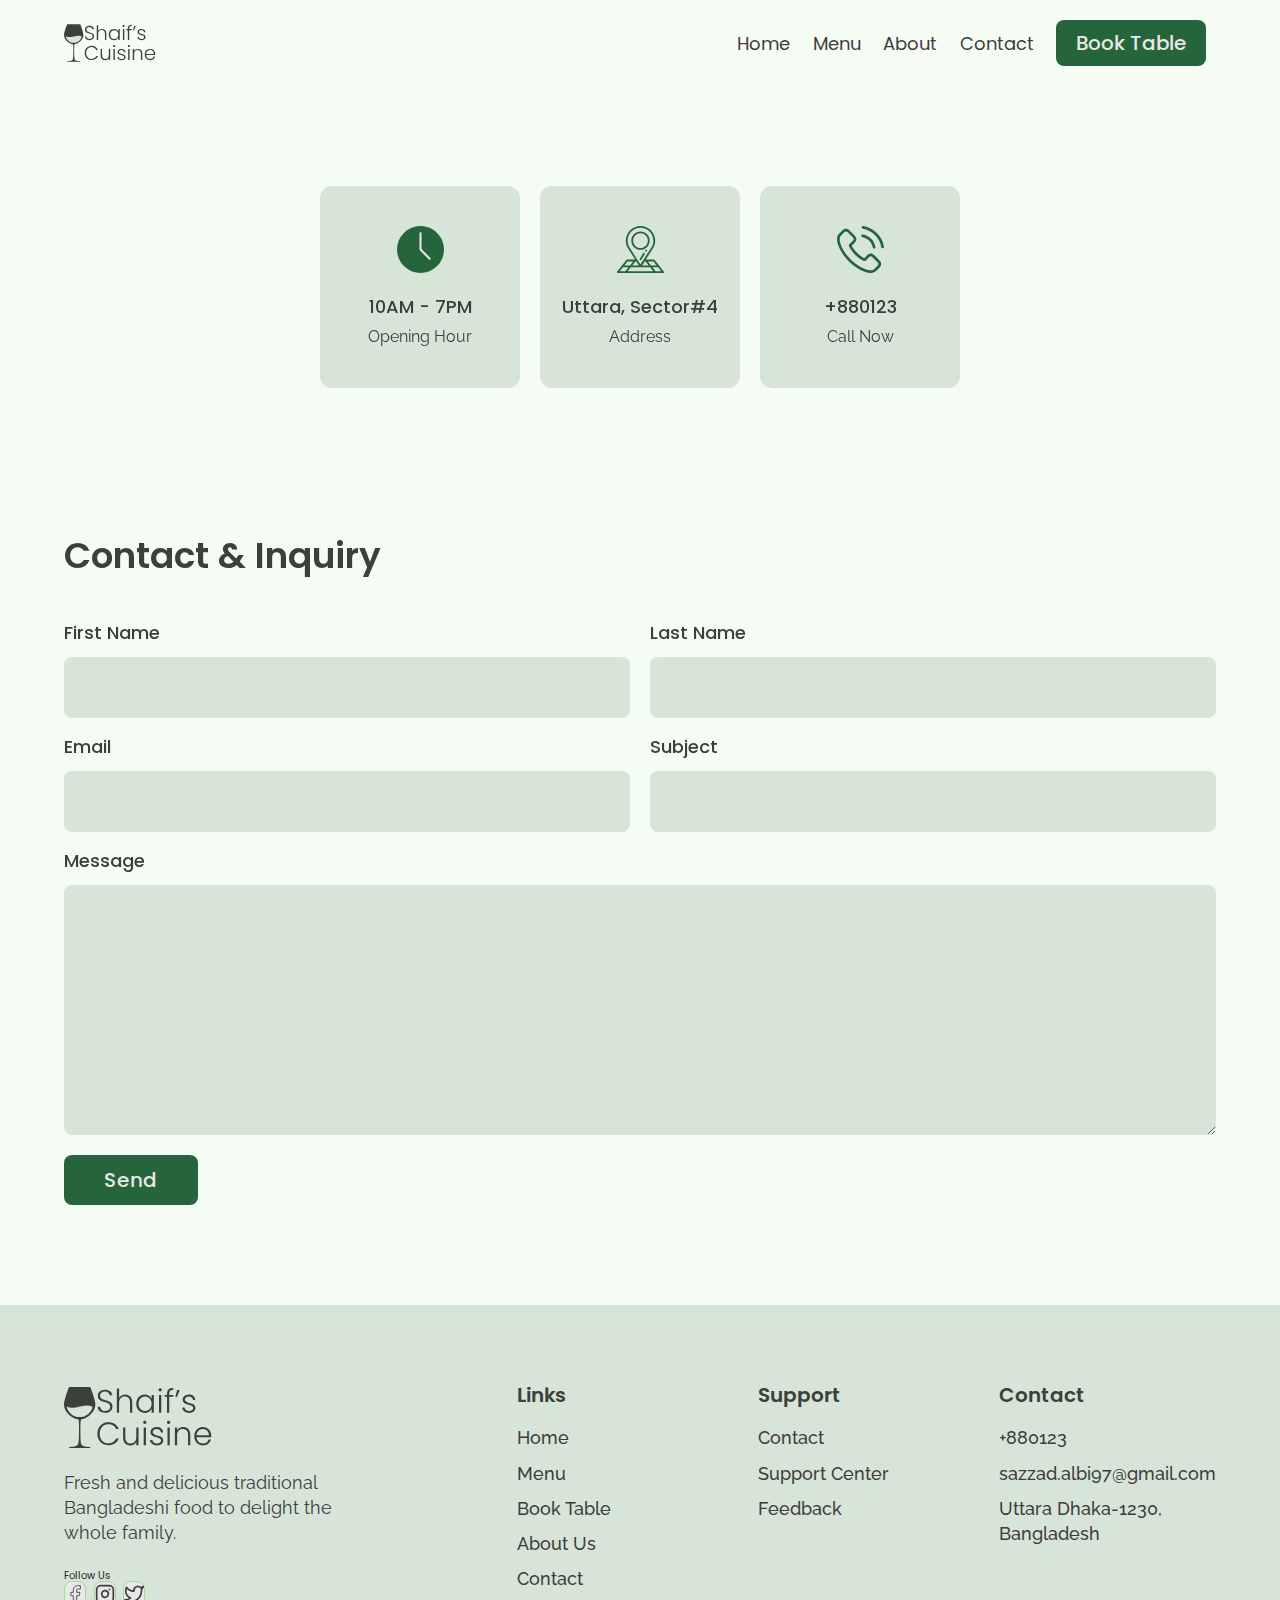
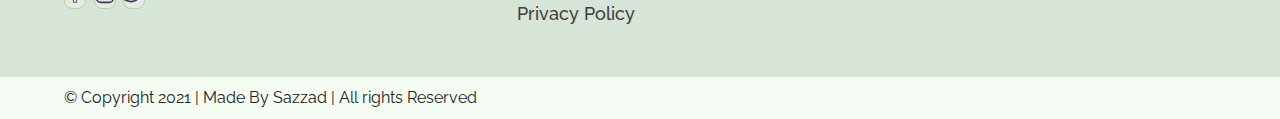
<file: contact.html>
<!DOCTYPE html>
<html lang="en">

<head>
    <meta charset="UTF-8">
    <meta http-equiv="X-UA-Compatible" content="IE=edge">
    <meta name="viewport" content="width=device-width, initial-scale=1.0">
    <title>Contact | Shaif's Cuisine</title>
    <!-- CSS Links -->
    <link rel="stylesheet" href="reset.css">
    <link rel="stylesheet" href="globalStyle.css">
    <link rel="stylesheet" href="components.css">
    <!--  AOS Css -->
    <link href="https://unpkg.com/aos@2.3.1/dist/aos.css" rel="stylesheet">
</head>

<body>

    <!-- Nav Section -->

    <div class="nav">
        <div class="container">
            <div class="nav__wrapper">
                <a href="index.html" class="logo">
                    <img src="images/logo.svg" alt="Shaif;s Cuisine">
                </a>
                <nav>
                    <div class="nav__icon">
                        <svg xmlns="http://www.w3.org/2000/svg" width="24" height="24" viewBox="0 0 24 24" fill="none"
                            stroke="currentColor" stroke-width="2" stroke-linecap="round" stroke-linejoin="round"
                            class="feather feather-menu">
                            <line x1="3" y1="12" x2="21" y2="12"></line>
                            <line x1="3" y1="6" x2="21" y2="6"></line>
                            <line x1="3" y1="18" x2="21" y2="18"></line>
                        </svg>
                    </div>
                    <div class="nav__bgOverlay">
                    </div>
                    <ul class="nav__list">
                        <div class="nav__close"><svg xmlns="http://www.w3.org/2000/svg" width="24" height="24"
                                viewBox="0 0 24 24" fill="none" stroke="currentColor" stroke-width="2"
                                stroke-linecap="round" stroke-linejoin="round" class="feather feather-x">
                                <line x1="18" y1="6" x2="6" y2="18"></line>
                                <line x1="6" y1="6" x2="18" y2="18"></line>
                            </svg>
                        </div>
                        <div class="nav__list__wrapper">
                            <li><a href="index.html" class="nav__link">Home</a></li>
                            <li><a href="menu.html" class="nav__link">Menu</a></li>
                            <li><a href="about.html" class="nav__link">About</a></li>
                            <li><a href="contact.html" class="nav__link">Contact</a></li>
                            <li><a href="booking.html" class="btn primary-btn">Book Table</a></li>
                        </div>
                    </ul>

                </nav>
            </div>
        </div>
    </div>
    <!--X Nav Section X-->

<!-- Store Info Section -->

<section id="storeInfo" data-aos="fade-up">
    <div class="container">
        <div class="storeInfo__wrapper">
            <div class="storeInfo__item">
                <div class="storeInfo__icon">
                    <img src="images/wall-clock-icon.svg" alt="Icon">
                </div>
                <h3 class="storeInfo__title">10AM - 7PM</h3>
                <p class="storeInfo__text">Opening Hour</p>
            </div>
            <div class="storeInfo__item">
                <div class="storeInfo__icon">
                    <img src="images/address-icon.svg" alt="Icon">
                </div>
                <h3 class="storeInfo__title">Uttara, Sector#4</h3>
                <p class="storeInfo__text">Address</p>
            </div>
            <div class="storeInfo__item">
                <div class="storeInfo__icon">
                    <img src="images/phone-icon.svg" alt="Icon">
                </div>
                <h3 class="storeInfo__title">+880123</h3>
                <p class="storeInfo__text">Call Now</p>
            </div>
        </div>
    </div>
</section>

<!--X Store Info Section X-->

<!-- Contact Form Section -->

<section id="form" data-aos="fade-down">
    <div class="container">
        <h3 class="form__title">
            Contact & Inquiry
        </h3>
        <div class="form__wrapper">
            <form>
                <div class="form__group">
                    <label for="firstName">First Name</label>
                    <input type="text" id="firstName" name="first_name" required>
                </div>
                <div class="form__group">
                    <label for="lastName">Last Name</label>
                    <input type="text" id="lastName" name="last_name" required>
                </div>
                <div class="form__group">
                    <label for="email">Email</label>
                    <input type="email" id="email" name="email" required>
                </div>
                <div class="form__group">
                    <label for="subject">Subject</label>
                    <input type="text" id="subject" name="subject" required>
                </div>
                <div class="form__group form__group__full">
                    <label for="message">Message</label>
                    <textarea name="message" id="message" cols="30" rows="10" required></textarea>
                </div>
                <button type="submit" class="btn primary-btn">Send</button>
            </form>
        </div>
    </div>
</section>

<!--X Contact Form Section X-->

<!-- Footer Section -->

<footer>
    <div class="container">
        <div class="footer__wrapper">
            <div class="footer__col1">
                <div class="footer__logo">
                    <img src="images/logo.svg" alt="Shaif's Cuisine">
                </div>
                <p class="footer__desc">
                    Fresh and delicious traditional Bangladeshi food to delight the whole family.
                </p>
                <div class="footer__socials">
                    <h4 class="footer__soials-title">Follow Us</h4>
                    <ul>
                        <li>
                            <a href="">
                                <svg xmlns="http://www.w3.org/2000/svg" width="24" height="24" viewBox="0 0 24 24" fill="none" stroke="currentColor" stroke-width="1" stroke-linecap="round" stroke-linejoin="round" class="feather feather-facebook"><path d="M18 2h-3a5 5 0 0 0-5 5v3H7v4h3v8h4v-8h3l1-4h-4V7a1 1 0 0 1 1-1h3z"></path></svg>
                        </a>
                    </li>
                        <li>
                            <a href="">
                                <svg xmlns="http://www.w3.org/2000/svg" width="24" height="24" viewBox="0 0 24 24" fill="none" stroke="currentColor" stroke-width="2" stroke-linecap="round" stroke-linejoin="round" class="feather feather-instagram"><rect x="2" y="2" width="20" height="20" rx="5" ry="5"></rect><path d="M16 11.37A4 4 0 1 1 12.63 8 4 4 0 0 1 16 11.37z"></path><line x1="17.5" y1="6.5" x2="17.51" y2="6.5"></line></svg>
                            </a>
                        </li>
                        <li>
                            <a href="">
                                <svg xmlns="http://www.w3.org/2000/svg" width="24" height="24" viewBox="0 0 24 24" fill="none" stroke="currentColor" stroke-width="2" stroke-linecap="round" stroke-linejoin="round" class="feather feather-twitter"><path d="M23 3a10.9 10.9 0 0 1-3.14 1.53 4.48 4.48 0 0 0-7.86 3v1A10.66 10.66 0 0 1 3 4s-4 9 5 13a11.64 11.64 0 0 1-7 2c9 5 20 0 20-11.5a4.5 4.5 0 0 0-.08-.83A7.72 7.72 0 0 0 23 3z"></path></svg>
                            </a>
                        </li>
                    </ul>
                </div>
            </div>
            <div class="footer__col2">
                <h3 class="footer__text__title">
                    Links
                </h3>
                <ul class="footer__text">
                    <li><a href="index.html">Home</a></li>
                    <li><a href="menu.html">Menu</a></li>
                    <li><a href="booking.html">Book Table</a></li>
                    <li><a href="about.html">About Us</a></li>
                    <li><a href="contact.html">Contact</a></li>
                    <li><a href="#">Privacy Policy</a></li>
                </ul>
            </div>
            <div class="footer__col3">
                <h3 class="footer__text__title">
                    Support
                </h3>
                <ul class="footer__text">
                    <li><a href="contact.html">Contact</a></li>
                    <li><a href="#">Support Center</a></li>
                    <li><a href="#">Feedback</a></li>
                </ul>
            </div>
            <div class="footer__col4">
                <h3 class="footer__text__title">
                    Contact
                </h3>
                <ul class="footer__text">
                    <li><a href="tel:+880123">+880123</a></li>
                    <li><a href="mailto:sazzad.albi97@gmail.com">sazzad.albi97@gmail.com</a></li>
                    <li><a href="#">Uttara Dhaka-1230, Bangladesh</a></li>
                </ul>
            </div>
        </div>
    </div>
</footer>

<div id="copyright">
    <div class="container">
        <p class="copyright__text">
            &copy; Copyright 2021 | Made By Sazzad | All rights Reserved
        </p>
    </div>
</div>

<!--X Footer Section X-->

































    <!--  AOS Js -->
    <script src="https://unpkg.com/aos@2.3.1/dist/aos.js"></script>
    <!-- custom js -->
    <script src="custom.js"></script>
</body>

</html>
</file>
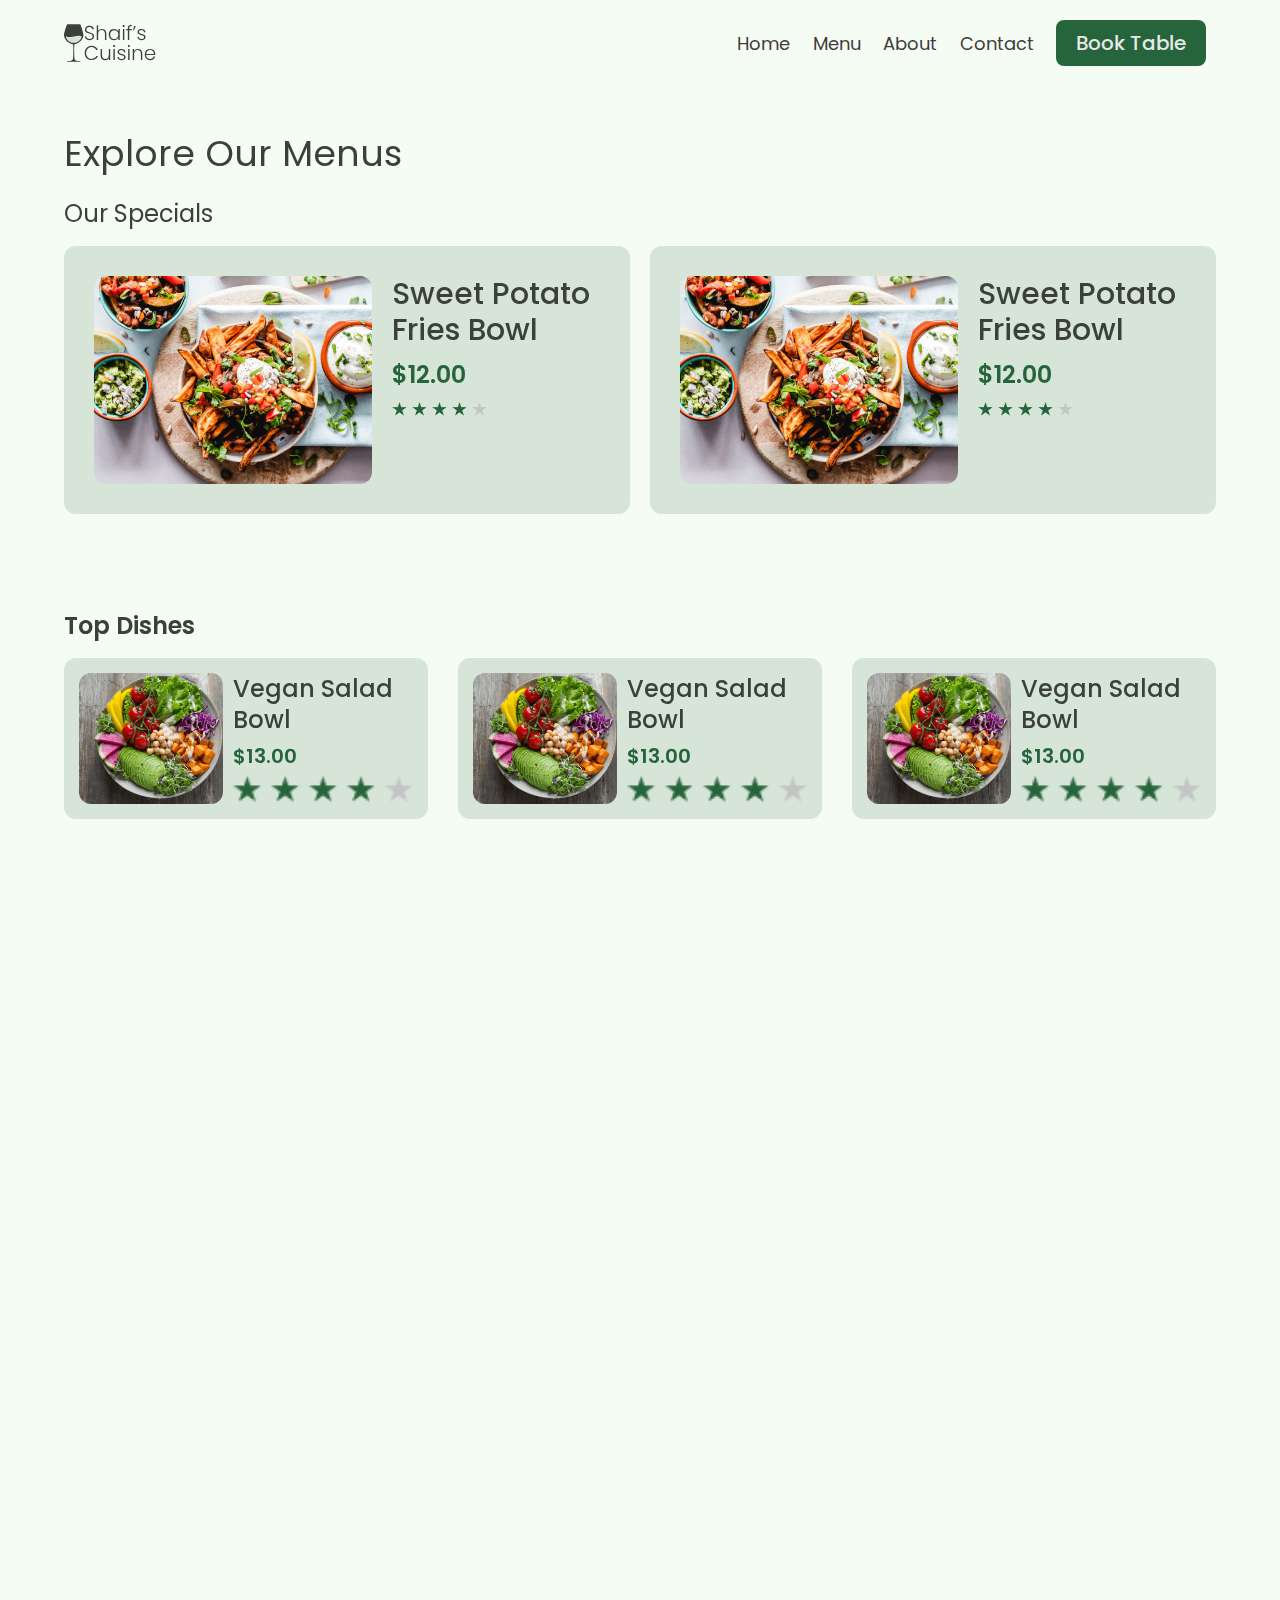
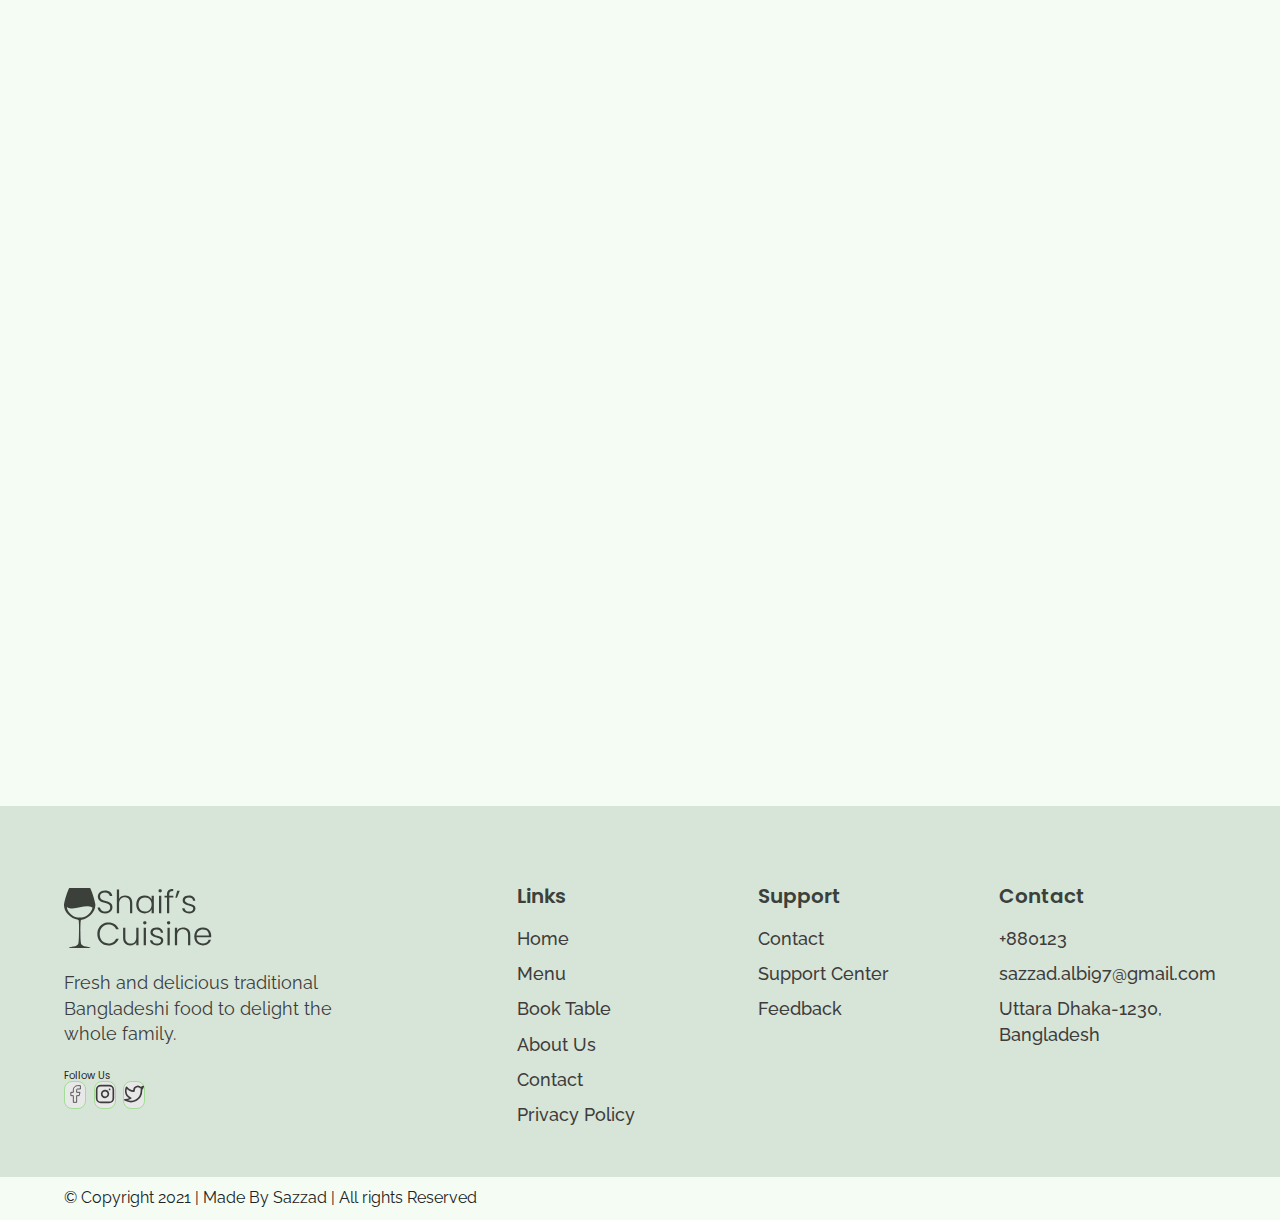
<file: menu.html>
<!DOCTYPE html>
<html lang="en">

<head>
    <meta charset="UTF-8">
    <meta http-equiv="X-UA-Compatible" content="IE=edge">
    <meta name="viewport" content="width=device-width, initial-scale=1.0">
    <title>Menu | Shaif's Cuisine</title>
    <!-- CSS Links -->
    <link rel="stylesheet" href="reset.css">
    <link rel="stylesheet" href="globalStyle.css">
    <link rel="stylesheet" href="components.css">
    <link rel="stylesheet" href="menu.css">
    <!--  AOS Css -->
    <link href="https://unpkg.com/aos@2.3.1/dist/aos.css" rel="stylesheet">
</head>

<body>

    <!-- Nav Section -->

    <div class="nav">
        <div class="container">
            <div class="nav__wrapper">
                <a href="index.html" class="logo">
                    <img src="images/logo.svg" alt="Shaif;s Cuisine">
                </a>
                <nav>
                    <div class="nav__icon">
                        <svg xmlns="http://www.w3.org/2000/svg" width="24" height="24" viewBox="0 0 24 24" fill="none"
                            stroke="currentColor" stroke-width="2" stroke-linecap="round" stroke-linejoin="round"
                            class="feather feather-menu">
                            <line x1="3" y1="12" x2="21" y2="12"></line>
                            <line x1="3" y1="6" x2="21" y2="6"></line>
                            <line x1="3" y1="18" x2="21" y2="18"></line>
                        </svg>
                    </div>
                    <div class="nav__bgOverlay">
                    </div>
                    <ul class="nav__list">
                        <div class="nav__close"><svg xmlns="http://www.w3.org/2000/svg" width="24" height="24"
                                viewBox="0 0 24 24" fill="none" stroke="currentColor" stroke-width="2"
                                stroke-linecap="round" stroke-linejoin="round" class="feather feather-x">
                                <line x1="18" y1="6" x2="6" y2="18"></line>
                                <line x1="6" y1="6" x2="18" y2="18"></line>
                            </svg>
                        </div>
                        <div class="nav__list__wrapper">
                            <li><a href="index.html" class="nav__link">Home</a></li>
                            <li><a href="menu.html" class="nav__link">Menu</a></li>
                            <li><a href="about.html" class="nav__link">About</a></li>
                            <li><a href="contact.html" class="nav__link">Contact</a></li>
                            <li><a href="booking.html" class="btn primary-btn">Book Table</a></li>
                        </div>
                    </ul>

                </nav>
            </div>
        </div>
    </div>
    <!--X Nav Section X-->
<!-- Page Title -->

<section id="page__title" data-aos="fade-up">
    <div class="container">
        <h2 class="page__title__text">
            Explore Our Menus
        </h2>
    </div>
</section>


<!--X Page Title X-->
<!-- Our Specials Section -->

<section id="ourSpecials" data-aos="fade-up">
    <div class="container">
        <h3 class="ourSpecials__title">
            Our Specials
        </h3>
        <div class="ourSpecials__wrapper">
            <div class="ourSpecials__item">
                <div class="ourSpecials__item__img">
                    <img src="images/food-3.png" alt="Food">
                </div>
                <div class="ourSpecials__item__info">
                    <h3 class="ourSpecials__item__title">
                        Sweet Potato Fries Bowl
                    </h3>

                    <h4 class="ourSpecials__item__price">
                        $12.00
                    </h4>
                    <div class="ourSpecials__item__stars">
                        <img src="images/3star.png" alt="3 Stars">
                    </div>
                </div>
            </div>
            <div class="ourSpecials__item">
                <div class="ourSpecials__item__img">
                    <img src="images/food-3.png" alt="Food">
                </div>
                <div class="ourSpecials__item__info">
                    <h3 class="ourSpecials__item__title">
                        Sweet Potato Fries Bowl
                    </h3>

                    <h4 class="ourSpecials__item__price">
                        $12.00
                    </h4>
                    <div class="ourSpecials__item__stars">
                        <img src="images/3star.png" alt="3 Stars">
                    </div>
                </div>
            </div>
        </div>
    </div>
</section>

<!--X Our Specials Section X-->


    <!-- Top Dishes Section -->
    
    <section id="dishGrid" data-aos="fade-down">
        <div class="container">
            <h2 class="dishGrid__title">
                Top Dishes
            </h2>
            <div class="dishGrid__wrapper">
                <div class="dishGrid__item">
                    <div class="dishGrid__item__img">
                        <img src="images/food-1.png" alt="Food Image">
                    </div>
                    <div class="dishGrid__item__info">
                        <h3 class="dishGrid__item__title">Vegan Salad Bowl</h3>
                        <h3 class="dishGrid__item__price">
                            $13.00
                        </h3>
                        <div class="dishgrid__item__stars">
                            <img src="images/3star.png" alt="3 Stars">
                        </div>
                    </div>
                </div>
                <div class="dishGrid__item">
                    <div class="dishGrid__item__img">
                        <img src="images/food-1.png" alt="Food Image">
                    </div>
                    <div class="dishGrid__item__info">
                        <h3 class="dishGrid__item__title">Vegan Salad Bowl</h3>
                        <h3 class="dishGrid__item__price">
                            $13.00
                        </h3>
                        <div class="dishgrid__item__stars">
                            <img src="images/3star.png" alt="3 Stars">
                        </div>
                    </div>
                </div>
                <div class="dishGrid__item">
                    <div class="dishGrid__item__img">
                        <img src="images/food-1.png" alt="Food Image">
                    </div>
                    <div class="dishGrid__item__info">
                        <h3 class="dishGrid__item__title">Vegan Salad Bowl</h3>
                        <h3 class="dishGrid__item__price">
                            $13.00
                        </h3>
                        <div class="dishgrid__item__stars">
                            <img src="images/3star.png" alt="3 Stars">
                        </div>
                    </div>
                </div>
            </div>
        </div>
    </section>
        
        <!--X Top Dishes Section X-->


    <!-- Breakfast Section -->
    
    <section id="dishGrid" data-aos="fade-up">
        <div class="container">
            <h2 class="dishGrid__title">
                Breakfast
            </h2>
            <div class="dishGrid__wrapper">
                <div class="dishGrid__item">
                    <div class="dishGrid__item__img">
                        <img src="images/food-1.png" alt="Food Image">
                    </div>
                    <div class="dishGrid__item__info">
                        <h3 class="dishGrid__item__title">Vegan Salad Bowl</h3>
                        <h3 class="dishGrid__item__price">
                            $13.00
                        </h3>
                        <div class="dishgrid__item__stars">
                            <img src="images/3star.png" alt="3 Stars">
                        </div>
                    </div>
                </div>
                <div class="dishGrid__item">
                    <div class="dishGrid__item__img">
                        <img src="images/food-1.png" alt="Food Image">
                    </div>
                    <div class="dishGrid__item__info">
                        <h3 class="dishGrid__item__title">Vegan Salad Bowl</h3>
                        <h3 class="dishGrid__item__price">
                            $13.00
                        </h3>
                        <div class="dishgrid__item__stars">
                            <img src="images/3star.png" alt="3 Stars">
                        </div>
                    </div>
                </div>
                <div class="dishGrid__item">
                    <div class="dishGrid__item__img">
                        <img src="images/food-1.png" alt="Food Image">
                    </div>
                    <div class="dishGrid__item__info">
                        <h3 class="dishGrid__item__title">Vegan Salad Bowl</h3>
                        <h3 class="dishGrid__item__price">
                            $13.00
                        </h3>
                        <div class="dishgrid__item__stars">
                            <img src="images/3star.png" alt="3 Stars">
                        </div>
                    </div>
                </div>
                <div class="dishGrid__item">
                    <div class="dishGrid__item__img">
                        <img src="images/food-1.png" alt="Food Image">
                    </div>
                    <div class="dishGrid__item__info">
                        <h3 class="dishGrid__item__title">Vegan Salad Bowl</h3>
                        <h3 class="dishGrid__item__price">
                            $13.00
                        </h3>
                        <div class="dishgrid__item__stars">
                            <img src="images/3star.png" alt="3 Stars">
                        </div>
                    </div>
                </div>
                <div class="dishGrid__item">
                    <div class="dishGrid__item__img">
                        <img src="images/food-1.png" alt="Food Image">
                    </div>
                    <div class="dishGrid__item__info">
                        <h3 class="dishGrid__item__title">Vegan Salad Bowl</h3>
                        <h3 class="dishGrid__item__price">
                            $13.00
                        </h3>
                        <div class="dishgrid__item__stars">
                            <img src="images/3star.png" alt="3 Stars">
                        </div>
                    </div>
                </div>
            </div>
        </div>
    </section>
        
 <!--X Breakfast Section X-->

     <!-- Lunch Section -->
    
     <section id="dishGrid" data-aos="fade-up">
        <div class="container">
            <h2 class="dishGrid__title">
                Lunch
            </h2>
            <div class="dishGrid__wrapper">
                <div class="dishGrid__item">
                    <div class="dishGrid__item__img">
                        <img src="images/food-1.png" alt="Food Image">
                    </div>
                    <div class="dishGrid__item__info">
                        <h3 class="dishGrid__item__title">Vegan Salad Bowl</h3>
                        <h3 class="dishGrid__item__price">
                            $13.00
                        </h3>
                        <div class="dishgrid__item__stars">
                            <img src="images/3star.png" alt="3 Stars">
                        </div>
                    </div>
                </div>
                <div class="dishGrid__item">
                    <div class="dishGrid__item__img">
                        <img src="images/food-1.png" alt="Food Image">
                    </div>
                    <div class="dishGrid__item__info">
                        <h3 class="dishGrid__item__title">Vegan Salad Bowl</h3>
                        <h3 class="dishGrid__item__price">
                            $13.00
                        </h3>
                        <div class="dishgrid__item__stars">
                            <img src="images/3star.png" alt="3 Stars">
                        </div>
                    </div>
                </div>
                <div class="dishGrid__item">
                    <div class="dishGrid__item__img">
                        <img src="images/food-1.png" alt="Food Image">
                    </div>
                    <div class="dishGrid__item__info">
                        <h3 class="dishGrid__item__title">Vegan Salad Bowl</h3>
                        <h3 class="dishGrid__item__price">
                            $13.00
                        </h3>
                        <div class="dishgrid__item__stars">
                            <img src="images/3star.png" alt="3 Stars">
                        </div>
                    </div>
                </div>
                <div class="dishGrid__item">
                    <div class="dishGrid__item__img">
                        <img src="images/food-1.png" alt="Food Image">
                    </div>
                    <div class="dishGrid__item__info">
                        <h3 class="dishGrid__item__title">Vegan Salad Bowl</h3>
                        <h3 class="dishGrid__item__price">
                            $13.00
                        </h3>
                        <div class="dishgrid__item__stars">
                            <img src="images/3star.png" alt="3 Stars">
                        </div>
                    </div>
                </div>
                <div class="dishGrid__item">
                    <div class="dishGrid__item__img">
                        <img src="images/food-1.png" alt="Food Image">
                    </div>
                    <div class="dishGrid__item__info">
                        <h3 class="dishGrid__item__title">Vegan Salad Bowl</h3>
                        <h3 class="dishGrid__item__price">
                            $13.00
                        </h3>
                        <div class="dishgrid__item__stars">
                            <img src="images/3star.png" alt="3 Stars">
                        </div>
                    </div>
                </div>
            </div>
        </div>
    </section>
        
 <!--X Lunch Section X-->

    <!-- Dinner Section -->
    
    <section id="dishGrid" data-aos="fade-up">
        <div class="container">
            <h2 class="dishGrid__title">
                Dinner
            </h2>
            <div class="dishGrid__wrapper">
                <div class="dishGrid__item">
                    <div class="dishGrid__item__img">
                        <img src="images/food-1.png" alt="Food Image">
                    </div>
                    <div class="dishGrid__item__info">
                        <h3 class="dishGrid__item__title">Vegan Salad Bowl</h3>
                        <h3 class="dishGrid__item__price">
                            $13.00
                        </h3>
                        <div class="dishgrid__item__stars">
                            <img src="images/3star.png" alt="3 Stars">
                        </div>
                    </div>
                </div>
                <div class="dishGrid__item">
                    <div class="dishGrid__item__img">
                        <img src="images/food-1.png" alt="Food Image">
                    </div>
                    <div class="dishGrid__item__info">
                        <h3 class="dishGrid__item__title">Vegan Salad Bowl</h3>
                        <h3 class="dishGrid__item__price">
                            $13.00
                        </h3>
                        <div class="dishgrid__item__stars">
                            <img src="images/3star.png" alt="3 Stars">
                        </div>
                    </div>
                </div>
                <div class="dishGrid__item">
                    <div class="dishGrid__item__img">
                        <img src="images/food-1.png" alt="Food Image">
                    </div>
                    <div class="dishGrid__item__info">
                        <h3 class="dishGrid__item__title">Vegan Salad Bowl</h3>
                        <h3 class="dishGrid__item__price">
                            $13.00
                        </h3>
                        <div class="dishgrid__item__stars">
                            <img src="images/3star.png" alt="3 Stars">
                        </div>
                    </div>
                </div>
                <div class="dishGrid__item">
                    <div class="dishGrid__item__img">
                        <img src="images/food-1.png" alt="Food Image">
                    </div>
                    <div class="dishGrid__item__info">
                        <h3 class="dishGrid__item__title">Vegan Salad Bowl</h3>
                        <h3 class="dishGrid__item__price">
                            $13.00
                        </h3>
                        <div class="dishgrid__item__stars">
                            <img src="images/3star.png" alt="3 Stars">
                        </div>
                    </div>
                </div>
                <div class="dishGrid__item">
                    <div class="dishGrid__item__img">
                        <img src="images/food-1.png" alt="Food Image">
                    </div>
                    <div class="dishGrid__item__info">
                        <h3 class="dishGrid__item__title">Vegan Salad Bowl</h3>
                        <h3 class="dishGrid__item__price">
                            $13.00
                        </h3>
                        <div class="dishgrid__item__stars">
                            <img src="images/3star.png" alt="3 Stars">
                        </div>
                    </div>
                </div>
            </div>
        </div>
    </section>
        
 <!--X Dinner Section X-->

 


<!-- Footer Section -->

<footer>
    <div class="container">
        <div class="footer__wrapper">
            <div class="footer__col1">
                <div class="footer__logo">
                    <img src="images/logo.svg" alt="Shaif's Cuisine">
                </div>
                <p class="footer__desc">
                    Fresh and delicious traditional Bangladeshi food to delight the whole family.
                </p>
                <div class="footer__socials">
                    <h4 class="footer__soials-title">Follow Us</h4>
                    <ul>
                        <li>
                            <a href="">
                                <svg xmlns="http://www.w3.org/2000/svg" width="24" height="24" viewBox="0 0 24 24" fill="none" stroke="currentColor" stroke-width="1" stroke-linecap="round" stroke-linejoin="round" class="feather feather-facebook"><path d="M18 2h-3a5 5 0 0 0-5 5v3H7v4h3v8h4v-8h3l1-4h-4V7a1 1 0 0 1 1-1h3z"></path></svg>
                        </a>
                    </li>
                        <li>
                            <a href="">
                                <svg xmlns="http://www.w3.org/2000/svg" width="24" height="24" viewBox="0 0 24 24" fill="none" stroke="currentColor" stroke-width="2" stroke-linecap="round" stroke-linejoin="round" class="feather feather-instagram"><rect x="2" y="2" width="20" height="20" rx="5" ry="5"></rect><path d="M16 11.37A4 4 0 1 1 12.63 8 4 4 0 0 1 16 11.37z"></path><line x1="17.5" y1="6.5" x2="17.51" y2="6.5"></line></svg>
                            </a>
                        </li>
                        <li>
                            <a href="">
                                <svg xmlns="http://www.w3.org/2000/svg" width="24" height="24" viewBox="0 0 24 24" fill="none" stroke="currentColor" stroke-width="2" stroke-linecap="round" stroke-linejoin="round" class="feather feather-twitter"><path d="M23 3a10.9 10.9 0 0 1-3.14 1.53 4.48 4.48 0 0 0-7.86 3v1A10.66 10.66 0 0 1 3 4s-4 9 5 13a11.64 11.64 0 0 1-7 2c9 5 20 0 20-11.5a4.5 4.5 0 0 0-.08-.83A7.72 7.72 0 0 0 23 3z"></path></svg>
                            </a>
                        </li>
                    </ul>
                </div>
            </div>
            <div class="footer__col2">
                <h3 class="footer__text__title">
                    Links
                </h3>
                <ul class="footer__text">
                    <li><a href="index.html">Home</a></li>
                    <li><a href="menu.html">Menu</a></li>
                    <li><a href="booking.html">Book Table</a></li>
                    <li><a href="about.html">About Us</a></li>
                    <li><a href="contact.html">Contact</a></li>
                    <li><a href="#">Privacy Policy</a></li>
                </ul>
            </div>
            <div class="footer__col3">
                <h3 class="footer__text__title">
                    Support
                </h3>
                <ul class="footer__text">
                    <li><a href="contact.html">Contact</a></li>
                    <li><a href="#">Support Center</a></li>
                    <li><a href="#">Feedback</a></li>
                </ul>
            </div>
            <div class="footer__col4">
                <h3 class="footer__text__title">
                    Contact
                </h3>
                <ul class="footer__text">
                    <li><a href="tel:+880123">+880123</a></li>
                    <li><a href="mailto:sazzad.albi97@gmail.com">sazzad.albi97@gmail.com</a></li>
                    <li><a href="#">Uttara Dhaka-1230, Bangladesh</a></li>
                </ul>
            </div>
        </div>
    </div>
</footer>

<div id="copyright">
    <div class="container">
        <p class="copyright__text">
            &copy; Copyright 2021 | Made By Sazzad | All rights Reserved
        </p>
    </div>
</div>

<!--X Footer Section X-->

































    <!--  AOS Js -->
    <script src="https://unpkg.com/aos@2.3.1/dist/aos.js"></script>
    <!-- custom js -->
    <script src="custom.js"></script>
</body>

</html>
</file>
<file: globalStyle.css>
@import url('https://fonts.googleapis.com/css2?family=Poppins:wght@500;600&family=Raleway:wght@500;600;700&display=swap');

html {
    font-size: 10px;
    overflow-x: hidden;
}

:root {
    --green-1: #26643b;
    --green-2: #a2de96;
    --lightgreen-1: #d6e5d8;
    --lightgreen-2: #f5fcf4;
    --black-1: #3b413a;
    --black-2: #3f3c3c;
    --black-3: #5b6359;
    --white-1: #e8e8e8;
}

body {
    background-color: var(--lightgreen-2);
    overflow-x: hidden;
}

section {
    padding: 100px 0;
}

@media screen and (max-width: 768px) {
    section {
        padding: 50px 0;
    }
}

.container {
    max-width: 1200px;
    width: 90%;
    margin: 0 auto;
}

img {
    width: 100%;
    height: 100%;
    object-fit: contain;
}

h1, h2, h3, h4 {
    font-family: 'Poppins' , sans-serif;
}

p {
    font-family: 'Raleway' , sans-serif;
    font-weight: 400;
    line-height: 1.4em;
    font-size: 1.8rem;
}

a {
    display: inline-block;
    text-decoration: none;
}
</file>
<file: components.css>
/* Nav section */

.nav {
    padding: 2rem 0;
}

.nav__icon,
.nav__close,
.nav__bgOverlay {
    display: none;
}

.nav__wrapper {
    display: flex;
    justify-content: space-between;
}

.nav__list li {
    display: inline-block;
    margin: 0 1rem;
}

.nav__list .nav__link {
    font-size: 1.8rem;
    font-family: 'Poppins';
    color: var(--black-2);
}

.nav__list li:hover .nav__link {
    color: var(--green-1);
}

@media only screen and (max-width: 768px) {
    .nav {
        position: relative;
    }

    .nav__icon {
        display: block;
    }

    .nav__icon svg,
    .nav__close svg{
        pointer-events: none;
        height: 30px;
        width: 30px;
    }

    .nav__close {
        display: block;
        position: absolute;
        color: var(--black-1);
        right: 1rem;
        top: 1rem;
        cursor: pointer;
    }

    .nav__list {
        z-index: 1000;
        position: absolute;
        left: 100%;
        top: 0;
        height: 100vh;
        width: 80%;
        background: var(--lightgreen-1);
        display: flex;
        align-items: center;
        justify-content: flex-end;
        padding-right: 2rem;
        transform: translateX(0%);
        overflow: hidden;
        transition: 0.3s ease-in transform;
    }

    .nav__list.show {
        transform: translateX(-100%);
    }

    .nav__list li {
        display: block;
        text-align: right;
        margin-bottom: 2rem;
    }

    .nav__list a {
        font-size: 1.6rem;
    }

    .nav__bgOverlay {
        position: absolute;
        left: 0;
        top: 0;
        z-index: 1000;
        height: 100vh;
        width: 100%;
        background: rgba(18, 24,14, 0.888);
        display: none;
    }

    .nav__bgOverlay.active {
        display: block;
    }
}

/* Global Button */

.btn {
    color: var(--green-1);
    font-family: 'Poppins';
    font-weight: 500;
    border-radius: 8px;
    font-size: 1.4rem;
    padding: 1.2rem 2rem;
}

.primary-btn {
    color: var(--white-1);
    background-color: var(--green-1);
}

@media only screen and (min-width: 768px) {
    .btn {
        padding: 1.3rem 2rem;
        font-size: 2rem;
    }
}

/* Footer Section */
footer {
    background: var(--lightgreen-1);
    padding-top: 5rem;
    padding-bottom: 2rem;
}

.footer__wrapper {
    display: flex;
    flex-direction: column;
    gap: 3rem;
}

.footer__logo {
    width: 150px;
    margin-bottom: 2rem;
}

.footer__desc {
    font-size: 1.4rem;
    color: var(--black-2);
    margin-bottom: 2rem;
}

.footer__socials__title {
    font-size: 1.8rem;
    color: var(--black-1);
    margin-bottom: 1rem;
}

.footer__socials li {
    display: inline-block;
    margin-right: 0.5rem;
}

.footer__socials a {
    padding-bottom: 0.5rem 0.8rem;
    background-color: var(--white-1);
    border: 1px solid var(--green-2);
    border-radius: 8px;
}

.footer__socials svg {
    width: 20px;
    color: var(--black-2);
}

.footer__text__title {
    font-size: 1.8rem;
    margin-bottom: 1rem;
    color: var(--black-1);
    font-weight: 600;
}

.footer__text a {
    font-size: 1.4rem;
    margin-bottom: 0.5rem;
    color: var(--black-2);
    font-family: 'Raleway', sans-serif;
    font-weight: 500;
    line-height: 1.4em;
}

@media only screen and (min-width: 768px) {
    footer {
        padding-top: 8rem;
        padding-bottom: 4rem;
    }

    .footer__wrapper {
        flex-direction: row;
    }

    .footer__col1 {
        flex: 4;
    }

    .footer__col2,
    .footer__col3,
    .footer__col4 {
        flex: 2;
    }

    .footer__desc {
        max-width: 300px;
        font-size: 1.8rem;
        margin-bottom: 2.5rem;
    }

    .footer__socials__title {
        font-size: 2rem;
        margin-bottom: 1.5rem;
    }

    .footer__text__title {
        font-size: 2rem;
        margin-bottom: 2rem;
    }

    .footer__text a {
        font-size: 1.8rem;
        margin-bottom: 1rem;
    }
}

#copyright {
    padding: 1rem 0;
}

.copyright__text {
    font-size: 1.4rem;
    text-align: center;
}

@media only screen and (min-width: 768px) {
    .copyright__text {
        font-size: 1.6rem;
        text-align: left;
    }
}
/* Store Info */

.storeInfo__wrapper {
    display: flex;
    align-items: stretch;
    justify-content: center;
    flex-wrap: wrap;
    gap: 1rem;
}

.storeInfo__item {
    background-color: var(--lightgreen-1);
    padding: 20px 30px;
    text-align: center;
    border-radius: 12px;
    width: 150px;
}

.storeInfo__icon {
    width: 30px;
    margin: 0 auto;
    margin-bottom: 1.5rem;
}

.storeInfo__title {
    font-size: 1.4rem;
    font-family: 'Poppins';
    font-weight: 500;
    margin-bottom: 0.5rem;
    color: var(--black-1);
}

.storeInfo__text {
    font-size: 1.4rem;
    font-family: 'Raleway';
    color: var(--black-2);
}

@media only screen and (min-width: 768px) {
    .storeInfo__wrapper {
        gap: 2rem;
    }
    
    .storeInfo__item {
        min-width: 200px;
        padding: 40px 0;
    }

    .storeInfo__icon {
        width: 47px;
        margin-bottom: 2.5rem;
    }

    .storeInfo__title {
        font-size: 1.8rem;
        margin-bottom: 1rem;
    }

    .storeInfo__text {
        font-size: 1.6rem;
    }
}

/* DishGrid Section */

.dishGrid__title {
    font-size: 1.8rem;
    margin-bottom: 2rem;
    font-weight: 600;
    color: var(--black-1);
}

.dishGrid__wrapper {
    display: grid;
    grid-template-columns: repeat(auto-fit, minmax(140px, 1fr));
    gap: 1rem;
}

.dishGrid__item {
    display: flex;
    flex-direction: column;
    background-color: var(--lightgreen-1);
    padding: 0.5rem;
    gap: 0.5rem;
    border-radius: 12px;
}

.dishGrid__item__img {
    flex: 4;
}
.dishGrid__item__info {
    flex: 5;
}

.dishGrid__item__img img {
    object-fit: cover;
    border-radius: 12px;
}

.dishGrid__item__title {
    font-size: 1.4rem;
    line-height: 1.3em;
    font-weight: 500;
    color: var(--black-1);
    margin-bottom: 0.5rem;
}

.dishGrid__item__price {
    font-size: 1.4rem;
    color: var(--green-1);
    font-weight: 600;
    margin-bottom: 0.5rem;
}

.dishGrid__item__stars {
    max-height: 15px;
    width: max-content;
}

@media only screen and (min-width: 768px) {
    .dishGrid__title {
        font-size: 2.4rem;
    }

    .dishGrid__wrapper {
        grid-template-columns: repeat(auto-fit, minmax(350px, 1fr));
        gap: 3rem;
    }

    .dishGrid__item {
        flex-direction: row;
        padding: 1.5rem;
        gap: 1rem;
    }

    .dishGrid__item__title {
        font-size: 2.4rem;
        margin-bottom: 1rem;
    }

    .dishGrid__item__price {
        font-size: 2rem;
        margin-bottom: 1rem;
    }
}

/* Form Section */

#form {
    padding: 5rem 0;
}

.form__title {
    font-size: 1.8rem;
    color: var(--black-1);
    font-weight: 600;
}

.form__wrapper {
    padding: 3rem 0;
}

.form__wrapper form {
    display: grid;
    grid-template-columns: 1fr;
    gap: 2rem;
}

.form__group label {
    font-size: 1.6rem;
    font-family: 'Poppins';
    color: var(--black-2);
    font-weight: 500;
}

.form__group input,
.form__group textarea, 
.form__group select {
    width: 100%;
    border: none;
    background-color: var(--lightgreen-1);
    font-size: 1.4rem;
    font-family: 'Raleway';
    font-weight: 600;
    padding: 1.5rem;
    border-radius: 8px;
    margin-top: 0.5rem;
    color: var(--black-2);
}

.form__group textarea {
    resize: vertical;
}

.form__wrapper button[type=submit] {
    width: max-content;
    border: none;
    padding: 1rem 4rem;
    font-weight: 500;
    letter-spacing: 0.1rem;
}

@media only screen and (min-width: 768px) {
    .form__title {
        font-size: 3.6rem;
    }

    .form__wrapper {
        padding: 5rem 0;
    }

    .form__wrapper form {
        grid-template-columns: 1fr 1fr;
    }

    .form__group__full {
        grid-column: 1/3;
    }

    .form__group label {
        font-size: 1.8rem;
    }

    .form__group input,
    .form__group textarea,
    .form__group select {
        font-size: 1.8rem;
        padding: 2rem;
        margin-top: 1.5rem;
    }
}
</file>
<file: home.css>
/* Hero Section */

.hero__wrapper {
    display: flex;
    align-items: center;
    justify-content: center;
    flex-direction: column-reverse;
    gap: 5rem;
}

.hero__left__wrapper {
    min-width: 360px;
}

.hero__imgWrapper {
    max-width: 400px;
    width: 80%;
    margin: 0 auto;
}

.hero__heading {
    font-family: 'Poppins';
    font-weight: 600;
    line-height: 1.4em;
    text-align: center;
    font-size: 1.8rem;
    margin-bottom: 1.5rem;
    color: var(--black-1);
}

.hero__info {
    text-align: center;
    font-size: 1.4rem;
    margin-bottom: 1.5rem;
    color: var(--black-2);
}
.button__wrapper {
    text-align: center;
}

@media only screen and (min-width:768px) {
    .hero__wrapper {
        flex-direction: row;
        gap: 0;
    }

    .hero__left {
        flex: 3;
    }

    .hero__left {
        flex: 4;
    }

    .hero__heading {
        font-size: 3.6rem;
        margin-bottom: 2rem;
        text-align: left;
    }

    .hero__info {
        margin-bottom: 2rem;
        text-align: left;
        font-size: 1.8rem;
    }

    .button__wrapper {
        text-align: left;
    }

    .hero__imgWrapper {
        max-width: none;
        width: 90%;
    }
}

/* Our Specials Section */

#ourSpecials {
    padding-top: 10rem;
}

.ourSpecials__wrapper {
    display: flex;
    flex-direction: column;
    gap: 3rem;
}

.ourSpecials__left {
    display: flex;
    gap: 1rem;
}

.ourSpecials__item {
    background-color: var(--lightgreen-1);
    padding: 1.2rem;
    padding-top: 5rem;
    border-radius: 12px;
    margin: 0 auto;
    width: 45%;
}

.ourSpecials__item__img {
    margin-top: calc(-50% - 2rem);
    margin-bottom: 2rem;
    border-radius: 12px;
    height: 150px;
    overflow: hidden;
}

.ourSpecials__item__img img {
    object-fit: cover;
}

.ourSpecials__item__title {
    font-size: 1.4rem;
    color: var(--black-1);
    font-weight: 600;
    margin-bottom: 1rem;
}

.ourSpecials__item__price {
    color: var(--green-1);
    font-size: 1.4rem;
    font-weight: 600;
    margin-bottom: 1rem;
}

.ourSpecials__item__stars {
    height: 1.5rem;
    width: max-content;
    margin-bottom: 1rem;
}

.ourSpecials__item__text {
    font-size: 1.4rem;
    color: var(--black-2);
    font-weight: 500;
}

.ourSpecials__title {
    font-size: 1.8rem;
    color: var(--black-1);
    margin-bottom: 1.5rem;
}
.ourSpecials__text {
    font-size: 1.4rem;
    color: var(--black-2);
    margin-bottom: 1rem;
}

@media only screen and (min-width: 768px) {
    #ourSpecials {
        padding-top: 15rem;
    }  

    #ourSpecials .container {
        max-width: 900px;
    }

    .ourSpecials__wrapper {
        flex-direction: row;
    }

    .ourSpecials__right {
        flex: 2;
    }

    .ourSpecials__left {
        flex: 4;
        gap: 2rem;
    }

    .ourSpecials__item {
        padding: 2rem;
        width: 45%;
    }

    .ourSpecials__item__title {
        font-size: 2.4rem;
        line-height: 1.4em;
        margin-bottom: 1.5rem;
    }

    .ourSpecials__item__price {
        font-size: 1.8rem;
        margin-bottom: 1rem;
    }

    .ourSpecials__item__stars {
        margin-bottom: 2rem;
    }

    .ourSpecials__item__text {
        font-size: 1.6rem;
    }

    .ourSpecials__title {
        font-size: 3.6rem;
        margin-bottom: 1.5rem;
    }

    .ourSpecials__text {
        font-size: 1.8rem;
        margin-bottom: 1.5rem;
    }
}

@media only screen and (max-width: 300px) {
    .ourSpecials__left {
        flex-wrap: wrap;
        gap: 10rem;
    }

    .ourSpecials__item {
        width: 100%;
    }
}

/* Discount Section */

.discount__wrapper {
    display: flex;
    flex-direction: column;
    padding: 1.5rem;
    border-radius: 12px;
    background: var(--lightgreen-1) url(images/discount-illustration.png) no-repeat bottom right / 100px;
}

.discount__images {
    display: flex;
    gap: 1rem;
    width: 100%;
    margin-bottom: 2rem;
}

.discount__img1 {
    flex: 2;
}

.discount__img2 {
    flex: 3;
}

.discount__images img {
    object-fit: cover;
    border-radius: 12px;
}

.discount__text {
    font-size: 1.4rem;
    font-weight: 900;
    color: var(--green-1);
    margin-bottom: .5rem;
}

.discount__title {
    font-size: 1.8rem;
    color: var(--black-1);
    font-weight: 600;
    margin-bottom: 1rem;
}

.discount__price {
    font-size: 1.4rem;
    font-weight: 600;
    display: flex;
    gap: 1rem;
    margin-bottom: 1rem;
}

.discount__oldPrice {
    color: var(--black-2);
    text-decoration: line-through;
}

.discount__newPrice {
    color: var(--green-1);
}

.discount__stars {
    width: max-content;
    height: 15px;
    margin-bottom: 1rem;
}

@media only screen and (max-width:1000px) {
    
    .discount__wrapper {
        gap: 2rem;
    }

    .discount__img3 {
        display: none;
    }
}

@media only screen and (min-width: 768px) {
    .discount__wrapper {
        flex-direction: row;
        gap: 4rem;
        padding: 2rem;
        align-items: center;
        background-size: 150px;
        margin: 0 auto;
    }

    .discount__images {
        flex: 5;
        margin-bottom: 0;
        gap: 2rem;
    }

    .discount__img1, 
    .discount__img2, 
    .discount__img3 {
        flex: 1;
        height: 350px;
    }

    .discount__info {
        flex: 3;
    }

    .discount__text {
        font-size: 2.4rem;
    }

    .discount__title {
        font-size: 3.6rem;
        margin-bottom: 1.5rem;
    }

    .discount__price {
        font-size: 2.4rem;
    }

    .discount__stars {
        height: 20px;
        margin-bottom: 2rem;
    }


}

/* Events Media Section */

.eventsMedia__wrapper {
    display: flex;
    gap: 1rem;
}

.eventsMedia__1 {
    position: relative;
}

.eventsMedia__1__playButton {
    display: inline-block;
    position: absolute;
    left: 50%;
    top: 50%;
    transform: translate(-50%, -50%);
    max-width: 50px;
}

@media only screen and (min-width:768px) {
    .eventsMedia__wrapper {
        gap: 2rem;
    }

    .eventsMedia__1__playButton {
        max-width: 100px;
    }
}

/* Events Info Section */

#eventsInfo {
    padding-top: 0;
}

.eventsInfo__wrapper {
    display: flex;
    flex-direction: column;
}

.eventsInfo__item {
    display: flex;
    gap: 1rem;
    padding: 1rem;
    background-color: var(--lightgreen-1);
    margin-bottom: 1.5rem;
    border-radius: 12px;
}

.eventsInfo__item__img {
    border-radius: 12px;
    overflow: hidden;
    flex: 3;
}

.eventsInfo__item__img ig {
    object-fit: cover;
}

.eventsInfo__item__info {
    flex: 4;
}

.eventsInfo__item__title {
    font-size: 1.4rem;
    margin-bottom: 1.1rem;
    color: var(--black-1);
}

.eventsInfo__item__text {
    font-size: 1.4rem;
    color: var(--black-2);
}

.eventsInfo__right {
    margin-top: 2rem;
}

.eventsInfo__title {
    font-size: 1.8rem;
    color: var(--black-1);
    margin-bottom: 1rem;
}

.eventsInfo__text {
    color: var(--black-2);
    font-size: 1.4rem;
    margin-bottom: 1rem;
}

@media only screen and (min-width: 768px) {
    .eventsInfo__wrapper {
        flex-direction: row;
        gap: 2rem;
    }

    .eventsInfo__left,
    .eventsInfo__right {
        flex: 1;
    }

    .eventsInfo__item {
        padding: 2rem;
        gap: 2rem;
        max-width: 500px;
    }

    .eventsInfo__item__title {
        font-size: 1.8rem;
    }

    .eventsInfo__item__text {
        font-size: 1.6rem;
    }

    .eventsInfo__title {
        font-size: 3.6rem;
    }

    .eventsInfo__text {
        max-width: 500px;
        font-size: 1.8rem;
        margin-bottom: 2rem;
    }
}
/* Why Us Section */

.whyUs__wrapper {
    display: flex;
    align-items: center;
    justify-content: center;
    flex-direction: column;
    gap: 4rem;
}

.whyUs__left {
    text-align: center;
}

.whyUs__title {
    font-family: 'Poppins';
    font-size: 1.8rem;
    color: var(--black-1);
    font-weight: 500;
    margin-bottom: 1rem;
}

.whyUs__text {
    font-size: 1.4rem;
}

.whyUs__items__wrapper {
    display: grid;
    grid-template-columns: 1fr 1fr;
    gap: 1rem;
}

.whyUs__item {
    background: var(--lightgreen-1);
    padding: 2rem;
    border-radius: 12px;
    text-align: center;
}

.whyUs__item__icon {
    max-width: 56px;
    margin: 0 auto;
    margin-bottom: 1rem;
}

.whyUs__item__text {
    font-family: 'Poppins';
    font-size: 1.4rem;
    font-weight: 500;
    color: var(--black-1);
}

@media only screen and (min-width:768px) {
    .whyUs__wrapper {
        flex-direction: row;
        max-width: 900px;
        margin: 0 auto;
    }

    .whyUs__left{
        flex: 4;
        text-align: left;
    }

    .whyUs__right {
        flex: 3;
    }

    .whyUs__title {
        font-size: 3.6rem;
        margin-bottom: 2rem;
    }

    .whyUs__text {
        font-size: 1.8rem;
        line-height: 1.4em;
    }

    .whyUs__items__wrapper {
        gap: 1.5rem;
    }

    .whyUs__item {
        padding: 2rem;
    }

    .whyUs__item__icon {
        max-width: 65px;
        margin-bottom: 1.5rem;
    }

    .whyUs__item__text {
        font-size: 1.8rem;
    }
}

/* Testimonial Section */

.testimonial__wrapper {
    max-width: 400px;
    margin: 0 auto;
}

.testimonial__title {
    font-size: 1.8rem;
    margin-bottom: 3rem;
    text-align: center;
    text-transform: capitalize;
    color: var(--black-1);
}

.testimonial__items__wrapper {
    display: grid;
    grid-template-columns: 1fr;
    gap: 1rem;
}

.testimonial__item {
    padding: 1rem;
    display: flex;
    gap: 1rem;
    background-color: var(--lightgreen-1);
    border-radius: 12px;
}

.testimonial__item__info {
    flex: 4;
}

.testimonial__item__img {
    flex: 2;
    border-radius: 12px;
    overflow: hidden;
    height: 100%;
    width: 100%;
}

.testimonial__item__img img {
    object-fit: cover;
}

.testimonial__item__name {
    font-size: 1.4rem;
    font-family: 'Poppins';
    margin-bottom: 1rem;
    color: var(--black-1);
}

.testimonial__item__stars {
    max-height: 15px;
    width: max-content;
    margin-bottom: 1.5rem;
}

@media only screen and (min-width: 768px) {
    .testimonial__wrapper {
        max-width: 900px;
    }

    .testimonial__title {
        font-size: 3.6rem;
        margin-bottom: 5rem;
    }

    .testimonial__items__wrapper {
        grid-template-columns: 1fr 1fr;
        gap: 2rem;
    }

    .testimonial__item {
        padding: 2rem;
    }

    .testimonial__item__name {
        font-size: 1.8rem;
        margin-bottom: 1.5rem;
    }

    .testimonial__item__stars {
        margin-bottom: 2rem;
    }

    .testimonial__item__text {
        font-size: 1.6rem;
        line-height: 1.4em;
    }
}

@media only screen and (max-width: 400px) {
    .testimonial__item {
        flex-direction: column;
    }

    .testimonial__item__img,
    .testimonial__item__info {
        flex: auto;
    }
}

/* Newsletter Sction */
.newsLetter__wrapper {
    display: flex;
    flex-direction: column;
    background-color: var(--green-2);
    padding: 1.5rem;
    border-radius: 8px;
    gap: 2rem;
}

.newsLetter__title {
    font-size: 1.8rem;
    color: var(--black-1);
    font-weight: 600;
    margin-bottom: 1.3rem;
}

.newsLetter__text {
    font-size: 1.4rem;
    color: var(--black-2);
    font-weight: 500;    
}

.newsLetter__form form {
    position: relative;
    width: 100%;
    border-radius: 8px;
    overflow: hidden;
}

.newsLetter__form label {
    width: 100%;
}

.newsLetter__form input {
    width: 100%;
    font-size: 1.4rem;
    padding: 1.5rem 1rem;
    border: none;
}

.newsLetter__form input::placeholder {
    color: rgb(168, 166, 166);
}

.newsLetter__form button[type=submit] {
    background-color: var(--green-1);
    color: var(--white-1);
    border: none;
    font-size: 1.4rem;
    padding: 0 2rem;
    height: 100%;
    position: absolute;
    right: 0;
    top: 0;
}

@media only screen and (min-width: 768px) {
    .newsLetter__wrapper {
        flex-direction: row;
        padding: 5rem;
        align-items: center;
    }

    .newsLetter__form,
    .newsLetter__info {
        flex: 1;
    }

    .newsLetter__title {
        font-size: 3.6rem;
        margin-bottom: 2rem;
    }

    .newsLetter__text {
        font-size: 1.8rem;
        max-width: 400px;
    }

    .newsLetter__form {
        max-width: 450px;
        border-radius: 12px;
    }

    .newsLetter__form input {
        font-size: 1.8rem;
        padding: 2rem;
    }

    .newsLetter__form button[type=submit] {
        font-size: 1.8rem;
        padding: 0 3rem;
    }
}
</file>
<file: about.css>
/* Our Story Section */

.ourStory__wrapper {
    display: flex;
    flex-direction: column;
    gap: 2rem;
}

.ourStory__title,
.ourGoals__info {
    font-size: 1.8rem;
    font-weight: 600;
    color: var(--black-1);
    margin-bottom: 1rem;
}

.ourStory__subtitle {
    font-size: 1.4rem;
    font-weight: 600;
    color: var(--black-1);
    margin-bottom: 2rem;
}

.ourStory__text,
.ourGoals__text {
    font-size: 1.4rem;
    line-height: 1.4em;
    color: var(--black-2);
}

@media only screen and (min-width:768px) {

    .ourStory__wrapper {
        flex-direction: row;
        gap: 2rem;
    }

    .ourStory__image,
    .ourStory__info {
        flex: 1;
    }

    .ourStory__title,
    .ourGoals__title {
        font-size: 3.6rem;
    }

    .ourStory__subtitle {
        font-size: 1.8rem;
    }

    .ourStory__text,
    .ourGoals__text {
        font-size: 1.8rem;
        max-width: 800px;
    }
    
}

/* Our Goals Section */

.ourGoals__info {
    text-align: left;
    margin-bottom: 5rem;
}

.ourGoals__img__wrapper img {
    object-fit: cover;
}

.ourGoals__img__wrapper {
    max-width: 800px;
    margin: 0 auto;
    display: grid;
    grid-template-columns: 1fr 1fr;
    grid-template-rows: 1fr 1fr;
    gap: 1rem;
}

.ourGoals__img1 {
    grid-row: 1/3;
}

@media only screen and (min-width: 768px) {
    .ourGoals__info {
        text-align: center;
    }

    .ourGoals__img__wrapper {
        gap: 2rem;
    }

    .ourGoals__text {
        margin: 0 auto;
    }
}
</file>
<file: menu.css>
/* Page Title */
#page__title {
    padding-top: 3rem;
    padding-bottom: 2rem;
}

.page__title__text {
    font-size: 2.2rem;
    color: var(--black-1);
}

@media only screen and (min-width:768px) {
    #page__title {
        padding-top: 5rem;
        padding-bottom: 3rem;
    }

    .page__title__text {
        font-size: 3.6rem;
    }
}

/* Our Specials Menu */
#ourSpecials {
    padding: 0;
}

.ourSpecials__title {
    font-size: 1.8rem;
    color: var(--black-1);
    margin-bottom: 2rem;
}

.ourSpecials__wrapper {
    display: flex;
    gap: 1.5rem;
    flex-direction: column;
    max-width: 400px;
}

.ourSpecials__item {
    flex: 1;
    display: flex;
    gap: 2rem;
    background: var(--lightgreen-1);
    padding: 1.5rem;
    border-radius: 12px;
}
.ourSpecials__item__img, 
.ourSpecials__item__info {
    flex: 1;
}

.ourSpecials__item__img {
    border-radius: 12px;
    overflow: hidden;
}

.ourSpecials__item__img img {
    object-fit: cover;
}

.ourSpecials__item__title {
    font-size: 2.4rem;
    font-weight: 500;
    margin-bottom: 1rem;
    color: var(--black-1);
    line-height: 1.2em;
}

.ourSpecials__item__price {
    font-size: 1.8rem;
    color: var(--green-1);
    font-weight: 600;
    margin-bottom: 1rem;
}

.ourSpecials__item__stars {
    width: max-content;
}
@media only screen and (min-width: 768px) {
    .ourSpecials__title {
        font-size: 2.4rem;
    }

    .ourSpecials__wrapper {
        flex-direction: row;
        gap: 2rem;
        max-width: none;
    }

    .ourSpecials__item {
        padding: 3rem;
        gap: 2rem;
    }

    .ourSpecials__item__title {
        font-size: 3rem;
        margin-bottom: 1.5rem;
    }

    .ourSpecials__item__price {
        font-size: 2.4rem;
        margin-bottom: 1.5rem;
    }
}

@media only screen and (min-width: 1100px) {
    .ourSpecials__item__img {
        flex: 4;
    }

    .ourSpecials__item__info {
        flex: 3;
    }
}

/* Dishgrid */

#dishGrid {
    padding-bottom: 0;
}

#dishGrid:last-of-type {
    padding-bottom: 10rem;
}
</file>
